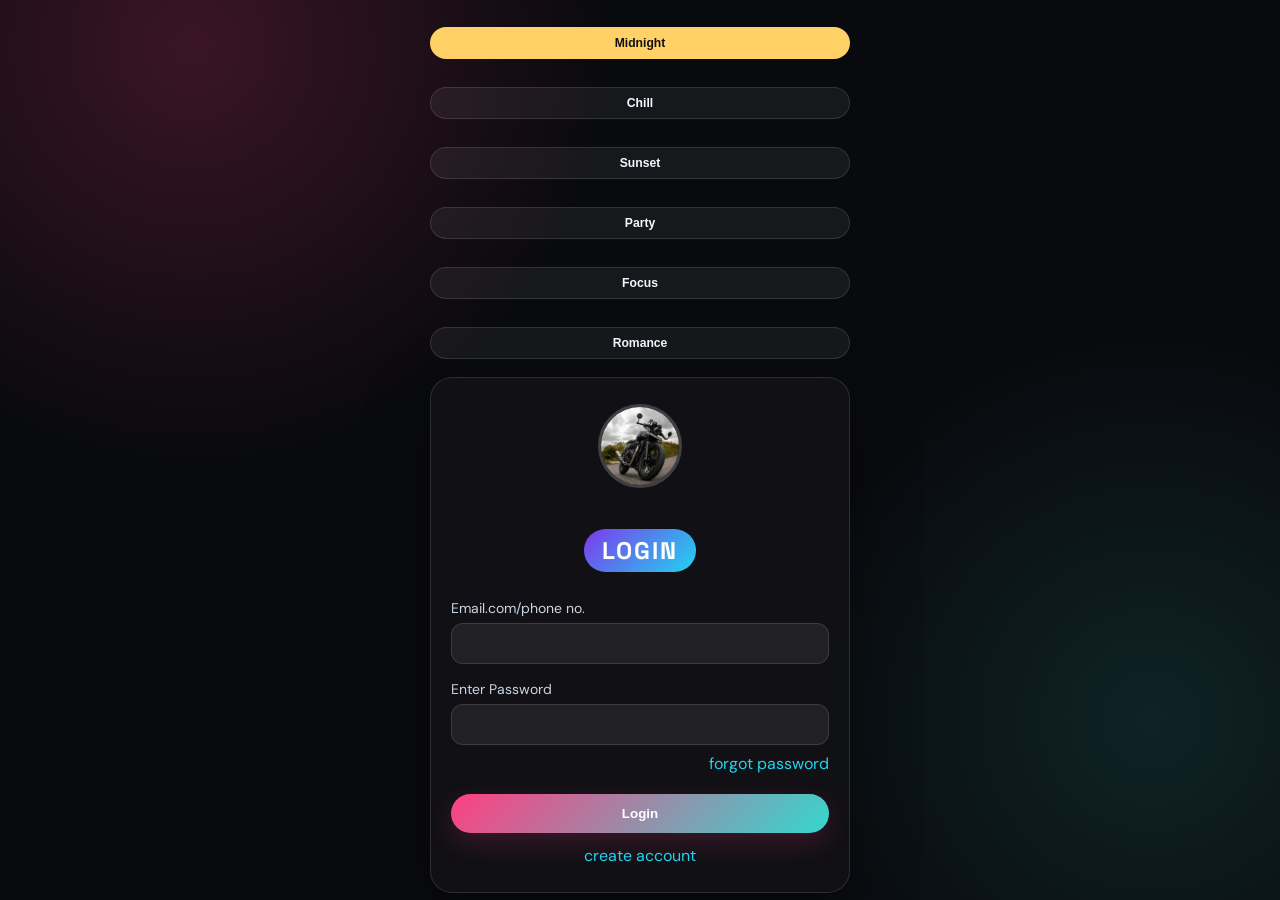
<file: index.html>
<!DOCTYPE html>
<html lang="en">
<head>
  <meta charset="UTF-8">
  <meta name="viewport" content="width=device-width, initial-scale=1.0">
  <meta http-equiv="refresh" content="0; url=login.html">
  <title>NightBeat</title>
</head>
<body>
  <p>Opening NightBeat Login...</p>
  <script>window.location.replace('login.html');</script>
</body>
</html>
</file>
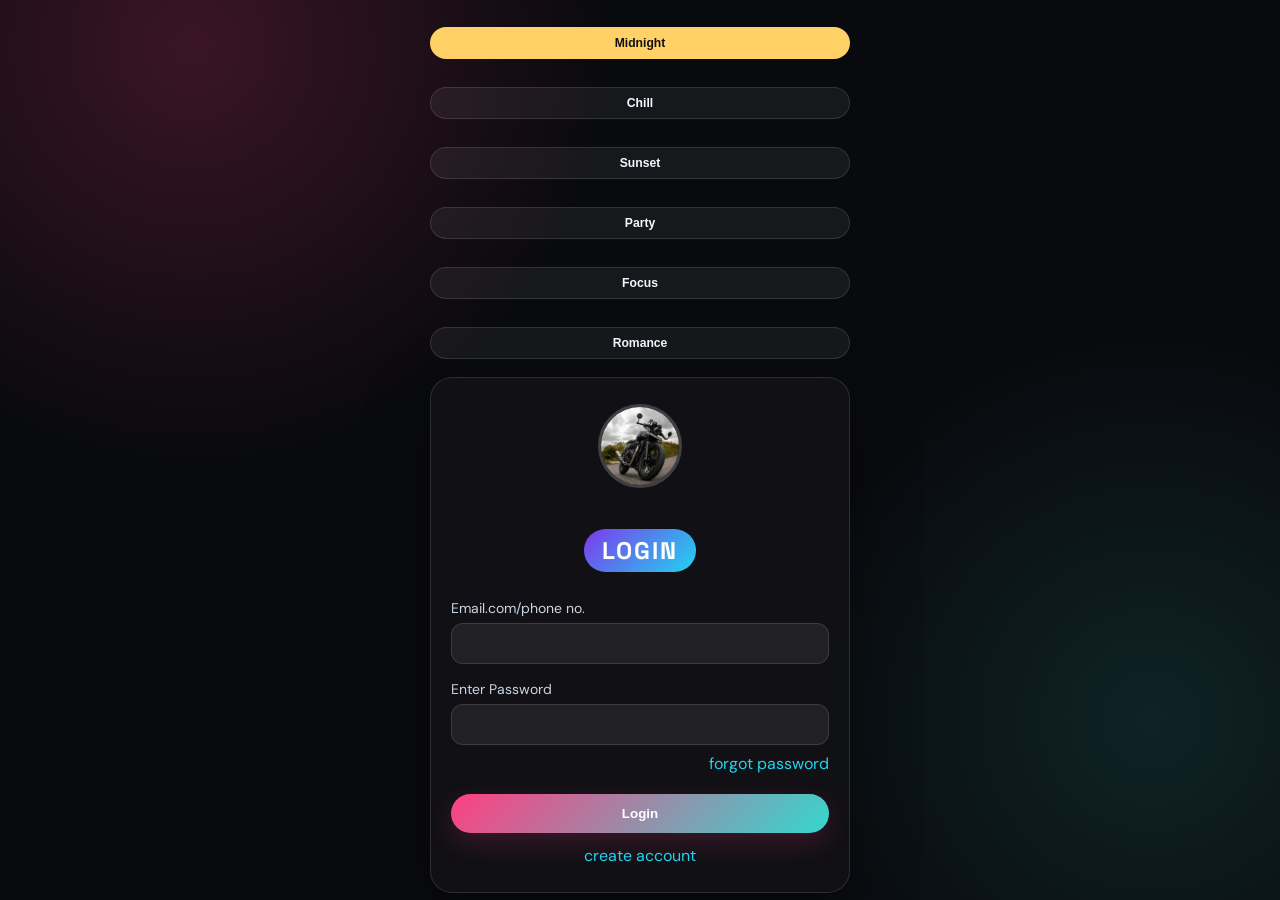
<file: Desktop/25062/music.html/HTML/index.html>
<!DOCTYPE html>
<html lang="en">
<head>
  <meta charset="UTF-8">
  <meta name="viewport" content="width=device-width, initial-scale=1.0">
  <meta http-equiv="refresh" content="0; url=login.html">
  <title>NightBeat</title>
</head>
<body>
  <p>Opening NightBeat Login...</p>
  <script>window.location.replace('login.html');</script>
</body>
</html>
</file>
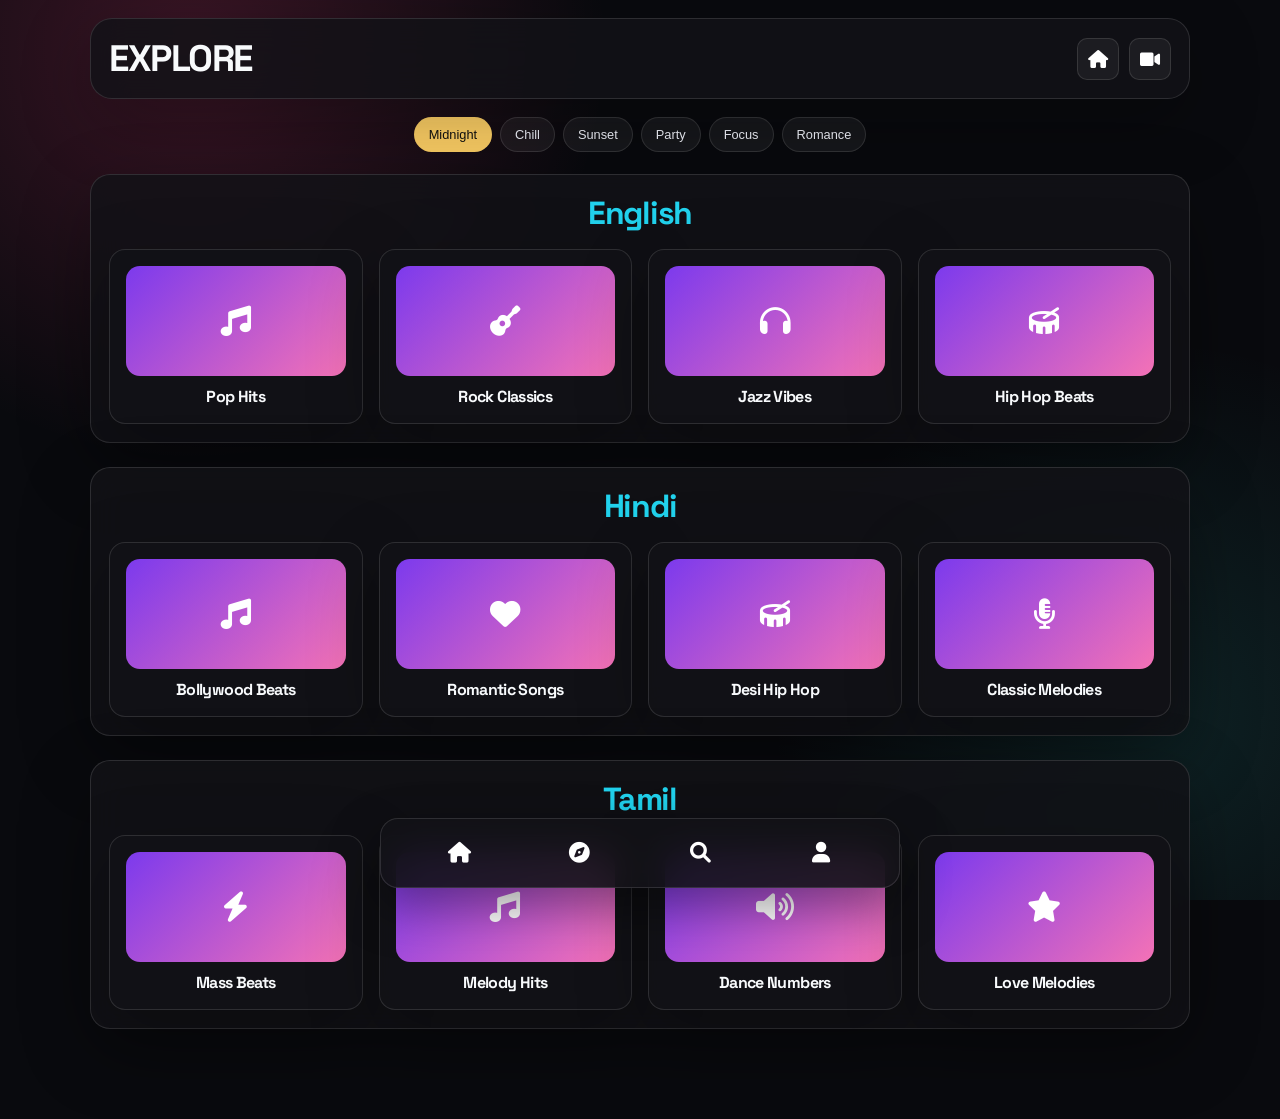
<file: explore.html>
<!DOCTYPE html>
<html lang="en">
<head>
  <meta charset="UTF-8">
  <meta name="viewport" content="width=device-width, initial-scale=1.0">
  <title>NightBeat | Explore</title>
  <link rel="stylesheet" href="https://cdnjs.cloudflare.com/ajax/libs/font-awesome/6.0.0/css/all.min.css">
  <style>
    :root {
      --bg-1: #090d18; --bg-2: #111827; --card: rgba(17,24,39,0.72); --text:#f5f7ff; --muted:#cbd5e1; --accent:#7c3aed; --accent-2:#22d3ee; --accent-3:#f472b6; --border:rgba(255,255,255,0.12);
    }
    body[data-mood="chill"] { --bg-1:#0f172a; --bg-2:#1d3557; --accent:#38bdf8; --accent-2:#a78bfa; --accent-3:#67e8f9; }
    body[data-mood="sunset"] { --bg-1:#2b0b2f; --bg-2:#f97316; --accent:#fb7185; --accent-2:#fbbf24; --accent-3:#f59e0b; }
    body[data-mood="party"] { --bg-1:#130b2a; --bg-2:#7c2d12; --accent:#ec4899; --accent-2:#f59e0b; --accent-3:#a855f7; }
    body[data-mood="focus"] { --bg-1:#0f172a; --bg-2:#164e63; --accent:#14b8a6; --accent-2:#60a5fa; --accent-3:#34d399; }
    body[data-mood="romance"] { --bg-1:#1f1033; --bg-2:#4c1d95; --accent:#f472b6; --accent-2:#c084fc; --accent-3:#fda4af; }
    * { box-sizing: border-box; }
    body {
      margin: 0; min-height: 100vh; font-family: Arial, sans-serif; color: var(--text);
      background: linear-gradient(135deg, rgba(8,12,24,0.78), rgba(15,23,42,0.72)), url('https://images.unsplash.com/photo-1516280440614-37939bbacd81?auto=format&fit=crop&w=1600&q=80') center/cover no-repeat fixed; padding: 18px 16px 90px;
    }
    .page-shell { max-width: 1100px; margin: 0 auto; }
    .topbar, .bottom-nav, .language-block, .card { border: 1px solid var(--border); box-shadow: 0 22px 46px rgba(15,23,42,0.35); }
    .topbar {
      display:flex; justify-content:space-between; align-items:center; padding: 16px 18px; border-radius:18px; background: rgba(17,24,39,0.6); backdrop-filter: blur(12px); margin-bottom: 18px;
    }
    .topbar h1 { margin: 0; font-size: clamp(1.5rem, 3vw, 2.3rem); letter-spacing: 0.08em; text-transform: uppercase; }
    .topbar .actions { display: flex; gap: 10px; }
    .icon-btn {
      width: 42px; height: 42px; border-radius: 10px; border: 1px solid rgba(255,255,255,0.12); background: rgba(255,255,255,0.05); color: white; display:grid; place-items:center; cursor:pointer; font-size:18px;
    }
    .mood-picker { display:flex; flex-wrap:wrap; gap:8px; justify-content:center; margin: 10px 0 22px; }
    .mood-btn {
      border: 1px solid var(--border); border-radius:999px; background: rgba(255,255,255,0.06); color: var(--text); padding: 9px 14px; cursor:pointer; text-transform:capitalize; font-size:0.8rem;
    }
    .mood-btn.active { background: linear-gradient(135deg, var(--accent), var(--accent-2)); border-color: transparent; }
    .explore-section { display: grid; gap: 24px; }
    .language-block { background: rgba(17,24,39,0.58); border-radius: 20px; padding: 18px; }
    .language-name { margin: 0 0 16px; color: var(--accent-2); text-align:center; font-size:2rem; }
    .music-cards { display:grid; grid-template-columns: repeat(auto-fit, minmax(160px, 1fr)); gap: 16px; }
    .card { background: rgba(255,255,255,0.04); border-radius: 16px; padding: 16px; text-align:center; transition: transform 0.2s ease; }
    .card:hover { transform: translateY(-3px); }
    .card .cover {
      width: 100%; height: 110px; border-radius: 14px; margin-bottom: 10px; background: linear-gradient(135deg, var(--accent), var(--accent-3)); display:grid; place-items:center; font-size: 1.9rem; color: white;
    }
    .card h3 { margin: 0; font-size: 1rem; }
    .bottom-nav {
      position: fixed; bottom:12px; left:50%; transform: translateX(-50%); width: min(94vw, 520px); display:flex; justify-content:space-around; align-items:center; background: rgba(15,23,42,0.82); border-radius:18px; padding:12px 18px; backdrop-filter: blur(14px); z-index:10;
    }
    .bottom-nav a { color: white; text-decoration:none; width:44px; height:44px; border-radius:12px; display:grid; place-items:center; font-size:1.3rem; }
    .bottom-nav a:hover { background: rgba(255,255,255,0.08); }
    @media (max-width: 560px) { .music-cards { grid-template-columns: 1fr; } }
  </style>
  <link rel="stylesheet" href="styles.css">
</head>
<body data-mood="midnight">
  <div class="page-shell">
    <header class="topbar">
      <h1>Explore</h1>
      <div class="actions">
        <button class="icon-btn" onclick="window.location.href='home.html'" aria-label="Home"><i class="fas fa-home"></i></button>
        <button class="icon-btn" onclick="window.open('video.html','nightbeat-media')" aria-label="Video"><i class="fas fa-video"></i></button>
      </div>
    </header>

    <div class="mood-picker" aria-label="Mood selector">
      <button class="mood-btn active" data-mood-btn="midnight">midnight</button>
      <button class="mood-btn" data-mood-btn="chill">chill</button>
      <button class="mood-btn" data-mood-btn="sunset">sunset</button>
      <button class="mood-btn" data-mood-btn="party">party</button>
      <button class="mood-btn" data-mood-btn="focus">focus</button>
      <button class="mood-btn" data-mood-btn="romance">romance</button>
    </div>

    <div class="explore-section">
      <div class="language-block">
        <h3 class="language-name">English</h3>
        <div class="music-cards">
          <div class="card"><div class="cover"><i class="fas fa-music"></i></div><h3>Pop Hits</h3></div>
          <div class="card"><div class="cover"><i class="fas fa-guitar"></i></div><h3>Rock Classics</h3></div>
          <div class="card"><div class="cover"><i class="fas fa-headphones"></i></div><h3>Jazz Vibes</h3></div>
          <div class="card"><div class="cover"><i class="fas fa-drum"></i></div><h3>Hip Hop Beats</h3></div>
        </div>
      </div>

      <div class="language-block">
        <h3 class="language-name">Hindi</h3>
        <div class="music-cards">
          <div class="card"><div class="cover"><i class="fas fa-music"></i></div><h3>Bollywood Beats</h3></div>
          <div class="card"><div class="cover"><i class="fas fa-heart"></i></div><h3>Romantic Songs</h3></div>
          <div class="card"><div class="cover"><i class="fas fa-drum"></i></div><h3>Desi Hip Hop</h3></div>
          <div class="card"><div class="cover"><i class="fas fa-microphone-alt"></i></div><h3>Classic Melodies</h3></div>
        </div>
      </div>

      <div class="language-block">
        <h3 class="language-name">Tamil</h3>
        <div class="music-cards">
          <div class="card"><div class="cover"><i class="fas fa-bolt"></i></div><h3>Mass Beats</h3></div>
          <div class="card"><div class="cover"><i class="fas fa-music"></i></div><h3>Melody Hits</h3></div>
          <div class="card"><div class="cover"><i class="fas fa-volume-up"></i></div><h3>Dance Numbers</h3></div>
          <div class="card"><div class="cover"><i class="fas fa-star"></i></div><h3>Love Melodies</h3></div>
        </div>
      </div>
    </div>
  </div>

  <nav class="bottom-nav" aria-label="Main navigation">
    <a href="home.html" aria-label="Home"><i class="fas fa-home"></i></a>
    <a href="explore.html" aria-label="Explore"><i class="fas fa-compass"></i></a>
    <a href="search.html" aria-label="Search"><i class="fas fa-search"></i></a>
    <a href="profile.html" aria-label="Profile"><i class="fas fa-user"></i></a>
  </nav>

  <script>
    function applyMood(moodKey) {
      const selectedMood = moodKey || 'midnight';
      document.body.setAttribute('data-mood', selectedMood);
      document.querySelectorAll('.mood-btn').forEach(button => {
        button.classList.toggle('active', button.dataset.moodBtn === selectedMood);
      });
      localStorage.setItem('musicMood', selectedMood);
    }
    document.querySelectorAll('.mood-btn').forEach(button => {
      button.addEventListener('click', () => applyMood(button.dataset.moodBtn));
    });
    const savedMood = localStorage.getItem('musicMood') || 'midnight';
    applyMood(savedMood);
  </script>
</body>
</html>
</file>
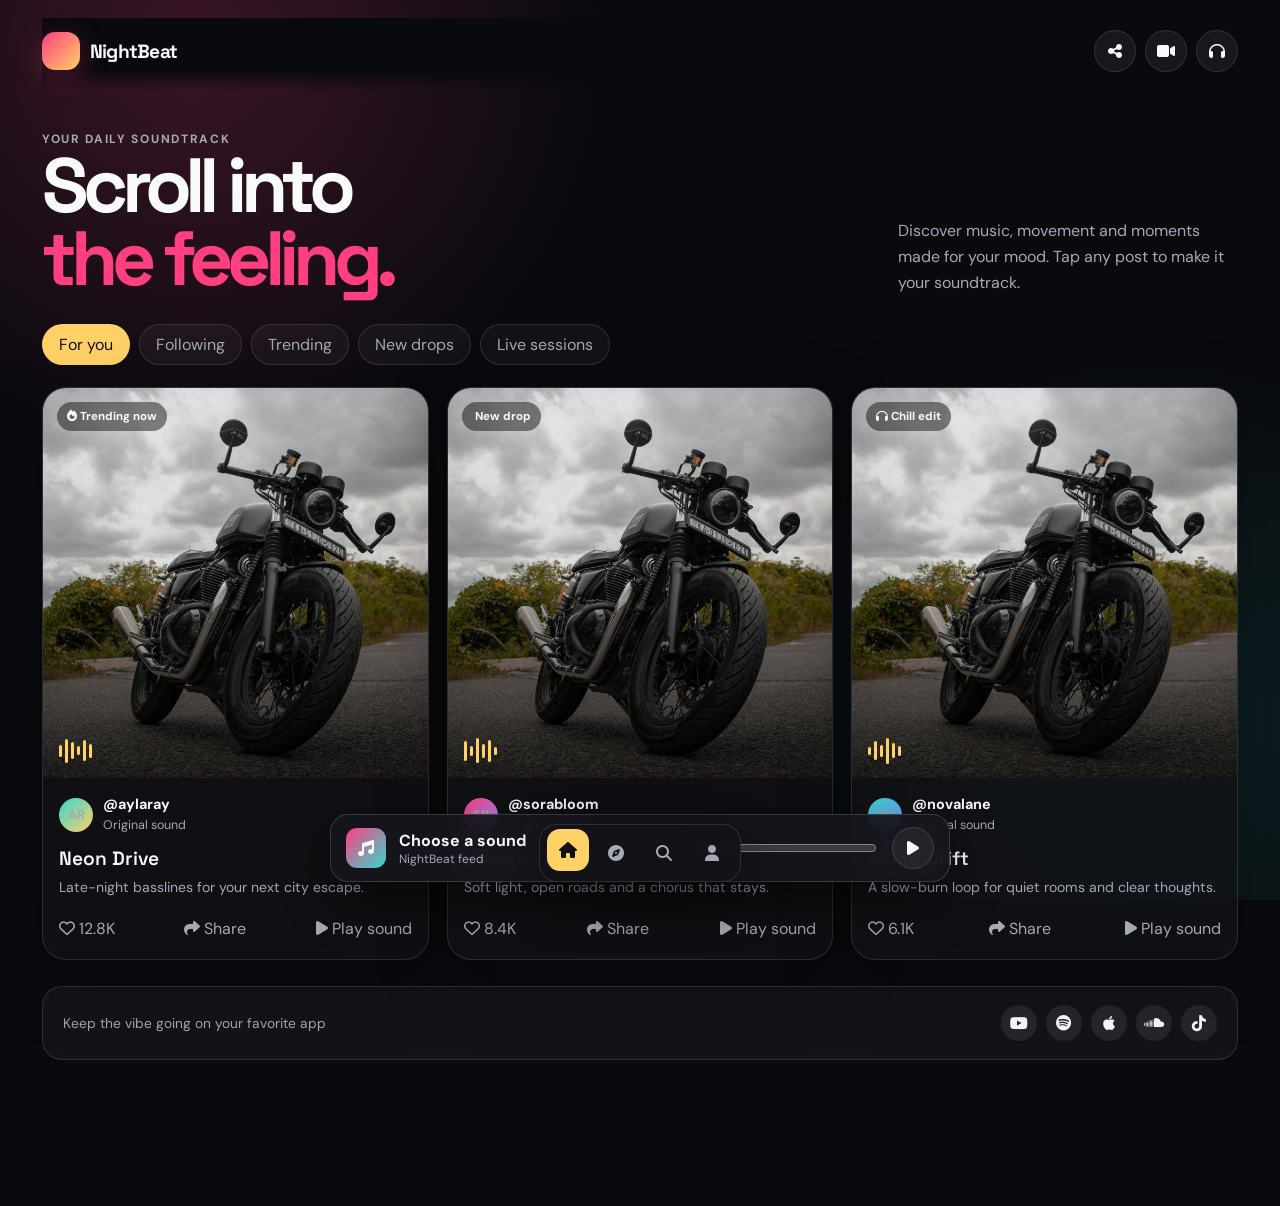
<file: home.html>
<!DOCTYPE html>
<html lang="en">
<head>
  <meta charset="UTF-8">
  <meta name="viewport" content="width=device-width, initial-scale=1.0">
  <meta name="theme-color" content="#101010">
  <title>NightBeat | For You</title>
  <link rel="preconnect" href="https://fonts.googleapis.com">
  <link rel="preconnect" href="https://fonts.gstatic.com" crossorigin>
  <link href="https://fonts.googleapis.com/css2?family=DM+Sans:wght@400;500;700&family=Space+Grotesk:wght@500;600;700&display=swap" rel="stylesheet">
  <link rel="stylesheet" href="https://cdnjs.cloudflare.com/ajax/libs/font-awesome/6.5.2/css/all.min.css">
  <style>
    :root { --ink:#f8fafc; --soft:#a5a8b6; --line:rgba(255,255,255,.12); --panel:rgba(18,18,23,.78); --pink:#ff3f81; --cyan:#35d7cf; --yellow:#ffd166; }
    * { box-sizing:border-box; }
    html { scroll-behavior:smooth; }
    body { margin:0; min-height:100vh; color:var(--ink); background:#090a0e; font-family:'DM Sans',sans-serif; overflow-x:hidden; }
    body::before { content:""; position:fixed; inset:0; z-index:-2; background:radial-gradient(circle at 15% 5%,rgba(255,63,129,.2),transparent 30%),radial-gradient(circle at 90% 80%,rgba(53,215,207,.12),transparent 28%),#090a0e; }
    button, a { font:inherit; } button { color:inherit; }
    .app { width:min(100%,1240px); margin:auto; padding:18px 22px 120px; }
    .topbar { display:flex; align-items:center; justify-content:space-between; gap:18px; position:sticky; top:0; z-index:20; padding:12px 0 18px; background:linear-gradient(#090a0e 72%,transparent); }
    .brand { display:flex; align-items:center; gap:10px; color:var(--ink); text-decoration:none; }
    .brand-mark { display:grid; place-items:center; width:38px; height:38px; border-radius:13px; color:#111; background:linear-gradient(135deg,var(--pink),var(--yellow)); box-shadow:0 8px 28px rgba(255,63,129,.3); }
    .brand strong { font:700 1.2rem 'Space Grotesk',sans-serif; letter-spacing:-.04em; }
    .top-actions,.post-tools,.platforms { display:flex; align-items:center; gap:9px; }
    .icon-btn { display:grid; place-items:center; width:42px; height:42px; border:1px solid var(--line); border-radius:50%; background:rgba(255,255,255,.06); cursor:pointer; transition:.25s ease; }
    .icon-btn:hover { background:var(--pink); transform:translateY(-3px) rotate(-4deg); }
    .intro { display:flex; align-items:end; justify-content:space-between; gap:20px; padding:40px 0 26px; animation:rise .7s ease both; }
    .kicker { margin:0 0 10px; color:var(--cyan); font-size:.75rem; font-weight:700; letter-spacing:.14em; text-transform:uppercase; }
    h1 { margin:0; max-width:650px; font:700 clamp(2.4rem,6vw,5.6rem)/.95 'Space Grotesk',sans-serif; letter-spacing:-.08em; }
    .intro p { max-width:340px; margin:0; color:var(--soft); line-height:1.6; }
    .filter-row { display:flex; gap:9px; overflow:auto; padding:3px 0 22px; scrollbar-width:none; }
    .filter-row::-webkit-scrollbar { display:none; }
    .filter { flex:0 0 auto; border:1px solid var(--line); border-radius:999px; padding:9px 16px; color:var(--soft); background:rgba(255,255,255,.04); cursor:pointer; transition:.2s; }
    .filter.active,.filter:hover { color:#111; border-color:transparent; background:var(--yellow); }
    .feed { display:grid; grid-template-columns:repeat(3,minmax(0,1fr)); gap:18px; }
    .post { position:relative; min-height:570px; overflow:hidden; border:1px solid var(--line); border-radius:24px; background:var(--panel); box-shadow:0 22px 70px rgba(0,0,0,.25); animation:rise .7s ease both; }
    .post:nth-child(2) { animation-delay:.1s; } .post:nth-child(3) { animation-delay:.2s; }
    .post-media { position:relative; height:390px; overflow:hidden; background:#1a1b22; cursor:pointer; }
    .post-media video { width:100%; height:100%; object-fit:cover; display:block; opacity:.88; transition:transform .6s ease; }
    .post:hover video { transform:scale(1.04); }
    .post-media::after { content:""; position:absolute; inset:0; pointer-events:none; background:linear-gradient(transparent 45%,rgba(0,0,0,.72)); }
    .media-label { position:absolute; top:14px; left:14px; z-index:2; padding:7px 10px; border-radius:999px; background:rgba(0,0,0,.45); backdrop-filter:blur(10px); font-size:.72rem; font-weight:700; }
    .sound-wave { position:absolute; left:16px; bottom:15px; z-index:2; display:flex; align-items:center; gap:3px; height:25px; }
    .sound-wave i { width:3px; height:var(--h); border-radius:3px; background:var(--yellow); animation:pulse .9s ease-in-out infinite alternate; }
    .sound-wave i:nth-child(2n) { animation-delay:.2s; } .sound-wave i:nth-child(3n) { animation-delay:.4s; }
    .post-copy { padding:17px 16px 15px; }
    .creator { display:flex; align-items:center; gap:10px; margin-bottom:12px; }
    .avatar { display:grid; place-items:center; width:34px; height:34px; border-radius:50%; color:#111; font-weight:700; background:linear-gradient(135deg,var(--cyan),var(--yellow)); }
    .creator strong { display:block; font-size:.9rem; } .creator span { color:var(--soft); font-size:.78rem; }
    .post h2 { margin:0 0 6px; font:600 1.2rem 'Space Grotesk',sans-serif; }
    .post-copy p { margin:0; color:var(--soft); font-size:.88rem; line-height:1.45; }
    .post-tools { justify-content:space-between; margin-top:15px; }
    .tool { border:0; padding:5px 0; background:none; cursor:pointer; color:var(--soft); } .tool:hover,.tool.liked { color:var(--pink); }
    .platform-strip { display:flex; align-items:center; justify-content:space-between; gap:16px; margin:26px 0; padding:18px 20px; border:1px solid var(--line); border-radius:20px; background:rgba(255,255,255,.045); }
    .platform-strip p { margin:0; color:var(--soft); font-size:.86rem; } .platforms a { display:grid; place-items:center; width:36px; height:36px; border-radius:50%; color:var(--ink); text-decoration:none; background:rgba(255,255,255,.08); transition:.2s; } .platforms a:hover { color:#111; background:var(--yellow); transform:translateY(-3px); }
    .player { position:fixed; left:50%; bottom:18px; z-index:30; display:flex; align-items:center; gap:13px; width:min(calc(100% - 28px),620px); padding:12px 15px; border:1px solid rgba(255,255,255,.15); border-radius:18px; background:rgba(22,22,28,.9); box-shadow:0 18px 50px rgba(0,0,0,.45); backdrop-filter:blur(18px); transform:translateX(-50%); }
    .player-art { width:40px; height:40px; border-radius:11px; background:linear-gradient(135deg,var(--pink),var(--cyan)); display:grid; place-items:center; }
    .player-info { flex:1; min-width:0; } .player-info strong,.player-info span { display:block; overflow:hidden; text-overflow:ellipsis; white-space:nowrap; } .player-info span { color:var(--soft); font-size:.75rem; }
    .progress { flex:0 1 180px; accent-color:var(--pink); }
    .page-nav { position:fixed; left:50%; bottom:18px; z-index:31; display:flex; align-items:center; gap:6px; padding:7px; border:1px solid var(--line); border-radius:18px; background:rgba(18,18,23,.9); box-shadow:0 18px 50px rgba(0,0,0,.4); backdrop-filter:blur(18px); transform:translateX(-50%); }
    .page-nav a { display:grid; place-items:center; width:42px; height:42px; border-radius:13px; color:var(--soft); text-decoration:none; transition:.2s ease; }
    .page-nav a:hover,.page-nav a.active { color:#111; background:var(--yellow); transform:translateY(-3px); }
    .page-nav a span { position:absolute; width:1px; height:1px; overflow:hidden; clip:rect(0 0 0 0); }
    .toast,.modal { position:fixed; inset:0; z-index:50; display:none; place-items:center; padding:20px; background:rgba(0,0,0,.68); backdrop-filter:blur(8px); }
    .toast { inset:auto 20px 92px auto; width:max-content; padding:13px 17px; border:1px solid var(--line); border-radius:12px; background:#20212b; color:var(--ink); }
    .modal.open { display:grid; } .dialog { width:min(100%,430px); padding:28px; border:1px solid var(--line); border-radius:24px; background:#171820; animation:pop .25s ease both; } .dialog h2 { margin:0 0 8px; font:600 1.6rem 'Space Grotesk',sans-serif; } .dialog p { color:var(--soft); line-height:1.5; } .dialog-actions { display:flex; gap:10px; margin-top:20px; } .dialog-actions button { flex:1; padding:11px 15px; border:0; border-radius:12px; cursor:pointer; background:var(--yellow); color:#111; font-weight:700; } .dialog-actions button.secondary { color:var(--ink); background:rgba(255,255,255,.08); }
    @keyframes rise { from { opacity:0; transform:translateY(18px); } to { opacity:1; transform:none; } } @keyframes pop { from { opacity:0; transform:scale(.94); } to { opacity:1; transform:none; } } @keyframes pulse { to { transform:scaleY(.45); opacity:.55; } }
    @media (max-width:850px) { .feed { grid-template-columns:repeat(2,minmax(0,1fr)); } .intro { display:block; } .intro p { margin-top:16px; } }
    @media (max-width:600px) { .app { padding-inline:14px; } .feed { display:block; } .post { margin-bottom:18px; min-height:0; } .post-media { height:64vh; max-height:510px; } .platform-strip { align-items:flex-start; flex-direction:column; } .player { bottom:10px; } .progress { display:none; } }
  </style>
</head>
<body>
  <main class="app">
    <header class="topbar">
      <a class="brand" href="home.html"><span class="brand-mark"><i class="fas fa-waveform-lines"></i></span><strong>NightBeat</strong></a>
      <div class="top-actions">
        <button class="icon-btn" type="button" data-modal="shareModal" aria-label="Share NightBeat"><i class="fas fa-share-nodes"></i></button>
        <button class="icon-btn" type="button" onclick="window.open('video.html','nightbeat-media')" aria-label="Open video room"><i class="fas fa-video"></i></button>
        <button class="icon-btn" type="button" onclick="window.open('audio.html','nightbeat-media')" aria-label="Open audio room"><i class="fas fa-headphones"></i></button>
      </div>
    </header>
    <section class="intro"><div><p class="kicker">Your daily soundtrack</p><h1>Scroll into<br><span style="color:var(--pink)">the feeling.</span></h1></div><p>Discover music, movement and moments made for your mood. Tap any post to make it your soundtrack.</p></section>
    <nav class="filter-row" aria-label="Feed filters"><button class="filter active">For you</button><button class="filter">Following</button><button class="filter">Trending</button><button class="filter">New drops</button><button class="filter">Live sessions</button></nav>
    <section class="feed" aria-label="Music video feed">
      <article class="post" data-title="Neon Drive" data-artist="Ayla Ray"><div class="post-media"><span class="media-label"><i class="fas fa-fire"></i> Trending now</span><video loop playsinline preload="metadata" poster="img.jpg"><source src="https://interactive-examples.mdn.mozilla.net/media/cc0-videos/flower.mp4" type="video/mp4"></video><div class="sound-wave" aria-hidden="true"><i style="--h:12px"></i><i style="--h:24px"></i><i style="--h:17px"></i><i style="--h:9px"></i><i style="--h:21px"></i><i style="--h:14px"></i></div></div><div class="post-copy"><div class="creator"><span class="avatar">AR</span><div><strong>@aylaray</strong><span>Original sound</span></div></div><h2>Neon Drive</h2><p>Late-night basslines for your next city escape.</p><div class="post-tools"><button class="tool like-btn"><i class="far fa-heart"></i> <span>12.8K</span></button><button class="tool share-btn"><i class="fas fa-share"></i> Share</button><button class="tool play-btn"><i class="fas fa-play"></i> Play sound</button></div></div></article>
      <article class="post" data-title="Golden Hour" data-artist="Sora Bloom"><div class="post-media"><span class="media-label"><i class="fas fa-sparkles"></i> New drop</span><video loop playsinline preload="metadata" poster="img.jpg"><source src="https://www.w3schools.com/html/mov_bbb.mp4" type="video/mp4"></video><div class="sound-wave" aria-hidden="true"><i style="--h:20px"></i><i style="--h:10px"></i><i style="--h:25px"></i><i style="--h:14px"></i><i style="--h:22px"></i><i style="--h:8px"></i></div></div><div class="post-copy"><div class="creator"><span class="avatar" style="background:linear-gradient(135deg,var(--pink),#9b8cff)">SB</span><div><strong>@sorabloom</strong><span>Original sound</span></div></div><h2>Golden Hour</h2><p>Soft light, open roads and a chorus that stays.</p><div class="post-tools"><button class="tool like-btn"><i class="far fa-heart"></i> <span>8.4K</span></button><button class="tool share-btn"><i class="fas fa-share"></i> Share</button><button class="tool play-btn"><i class="fas fa-play"></i> Play sound</button></div></div></article>
      <article class="post" data-title="Cloud Drift" data-artist="Nova Lane"><div class="post-media"><span class="media-label"><i class="fas fa-headphones"></i> Chill edit</span><video loop playsinline preload="metadata" poster="img.jpg"><source src="https://interactive-examples.mdn.mozilla.net/media/cc0-videos/flower.mp4" type="video/mp4"></video><div class="sound-wave" aria-hidden="true"><i style="--h:8px"></i><i style="--h:19px"></i><i style="--h:12px"></i><i style="--h:26px"></i><i style="--h:15px"></i><i style="--h:10px"></i></div></div><div class="post-copy"><div class="creator"><span class="avatar" style="background:linear-gradient(135deg,var(--cyan),#8093ff)">NL</span><div><strong>@novalane</strong><span>Original sound</span></div></div><h2>Cloud Drift</h2><p>A slow-burn loop for quiet rooms and clear thoughts.</p><div class="post-tools"><button class="tool like-btn"><i class="far fa-heart"></i> <span>6.1K</span></button><button class="tool share-btn"><i class="fas fa-share"></i> Share</button><button class="tool play-btn"><i class="fas fa-play"></i> Play sound</button></div></div></article>
    </section>
    <section class="platform-strip"><p>Keep the vibe going on your favorite app</p><div class="platforms"><a href="https://www.youtube.com/" target="_blank" rel="noopener" title="YouTube"><i class="fab fa-youtube"></i></a><a href="https://open.spotify.com/" target="_blank" rel="noopener" title="Spotify"><i class="fab fa-spotify"></i></a><a href="https://music.apple.com/" target="_blank" rel="noopener" title="Apple Music"><i class="fab fa-apple"></i></a><a href="https://soundcloud.com/" target="_blank" rel="noopener" title="SoundCloud"><i class="fab fa-soundcloud"></i></a><a href="https://www.tiktok.com/music" target="_blank" rel="noopener" title="TikTok Music"><i class="fab fa-tiktok"></i></a></div></section>
  </main>
  <nav class="page-nav" aria-label="Page navigation">
    <a class="active" href="home.html" aria-label="Home" title="Home"><i class="fas fa-house"></i><span>Home</span></a>
    <a href="explore.html" aria-label="Explore" title="Explore"><i class="fas fa-compass"></i><span>Explore</span></a>
    <a href="search.html" aria-label="Search" title="Search"><i class="fas fa-magnifying-glass"></i><span>Search</span></a>
    <a href="profile.html" aria-label="Profile" title="Profile"><i class="fas fa-user"></i><span>Profile</span></a>
  </nav>
  <aside class="player" aria-label="Music player"><div class="player-art"><i class="fas fa-music"></i></div><div class="player-info"><strong id="playerTitle">Choose a sound</strong><span id="playerArtist">NightBeat feed</span></div><input class="progress" id="progress" type="range" min="0" max="100" value="0" aria-label="Playback progress"><button class="icon-btn" id="mainPlay" type="button" aria-label="Play or pause"><i class="fas fa-play"></i></button></aside>
  <div class="modal" id="shareModal" role="dialog" aria-modal="true" aria-labelledby="shareTitle"><div class="dialog"><h2 id="shareTitle">Share the vibe</h2><p>Send this NightBeat feed to someone who needs a better soundtrack.</p><div class="dialog-actions"><button id="copyButton" type="button">Copy link</button><button class="secondary close-modal" type="button">Close</button></div></div></div>
  <div class="toast" id="toast" role="status"></div>
  <script>
    const posts = [...document.querySelectorAll('.post')];
    const videos = posts.map(post => post.querySelector('video'));
    const playerTitle = document.getElementById('playerTitle');
    const playerArtist = document.getElementById('playerArtist');
    const mainPlay = document.getElementById('mainPlay');
    let activeVideo = null;
    function showToast(message) { const toast = document.getElementById('toast'); toast.textContent = message; toast.style.display = 'grid'; setTimeout(() => { toast.style.display = 'none'; }, 1800); }
    function setActive(video, post) { videos.forEach(item => { if (item !== video) { item.pause(); item.currentTime = 0; } }); activeVideo = video; playerTitle.textContent = post.dataset.title; playerArtist.textContent = post.dataset.artist; video.play().then(() => { mainPlay.innerHTML = '<i class="fas fa-pause"></i>'; }).catch(() => { mainPlay.innerHTML = '<i class="fas fa-play"></i>'; showToast('Tap play to start the sound'); }); }
    posts.forEach(post => { const video = post.querySelector('video'); post.querySelector('.post-media').addEventListener('click', () => setActive(video, post)); post.querySelector('.play-btn').addEventListener('click', () => setActive(video, post)); post.querySelector('.like-btn').addEventListener('click', event => { event.currentTarget.classList.toggle('liked'); event.currentTarget.querySelector('i').classList.toggle('far'); event.currentTarget.querySelector('i').classList.toggle('fas'); }); post.querySelector('.share-btn').addEventListener('click', () => { navigator.clipboard?.writeText(location.href); showToast('Feed link copied'); }); });
    mainPlay.addEventListener('click', () => { if (!activeVideo) { setActive(videos[0], posts[0]); return; } if (activeVideo.paused) { activeVideo.play(); mainPlay.innerHTML = '<i class="fas fa-pause"></i>'; } else { activeVideo.pause(); mainPlay.innerHTML = '<i class="fas fa-play"></i>'; } });
    videos.forEach(video => video.addEventListener('timeupdate', () => { if (video === activeVideo) document.getElementById('progress').value = video.duration ? video.currentTime / video.duration * 100 : 0; }));
    document.getElementById('progress').addEventListener('input', event => { if (activeVideo?.duration) activeVideo.currentTime = event.target.value / 100 * activeVideo.duration; });
    document.querySelectorAll('.filter').forEach(button => button.addEventListener('click', () => { document.querySelectorAll('.filter').forEach(item => item.classList.remove('active')); button.classList.add('active'); showToast(button.textContent + ' feed selected'); }));
    document.querySelectorAll('[data-modal]').forEach(button => button.addEventListener('click', () => document.getElementById(button.dataset.modal).classList.add('open')));
    document.querySelectorAll('.close-modal').forEach(button => button.addEventListener('click', () => button.closest('.modal').classList.remove('open')));
    document.getElementById('copyButton').addEventListener('click', () => { navigator.clipboard?.writeText(location.href); showToast('Link copied to clipboard'); document.getElementById('shareModal').classList.remove('open'); });
    document.querySelectorAll('.modal').forEach(modal => modal.addEventListener('click', event => { if (event.target === modal) modal.classList.remove('open'); }));
  </script>
</body>
</html>
</file>
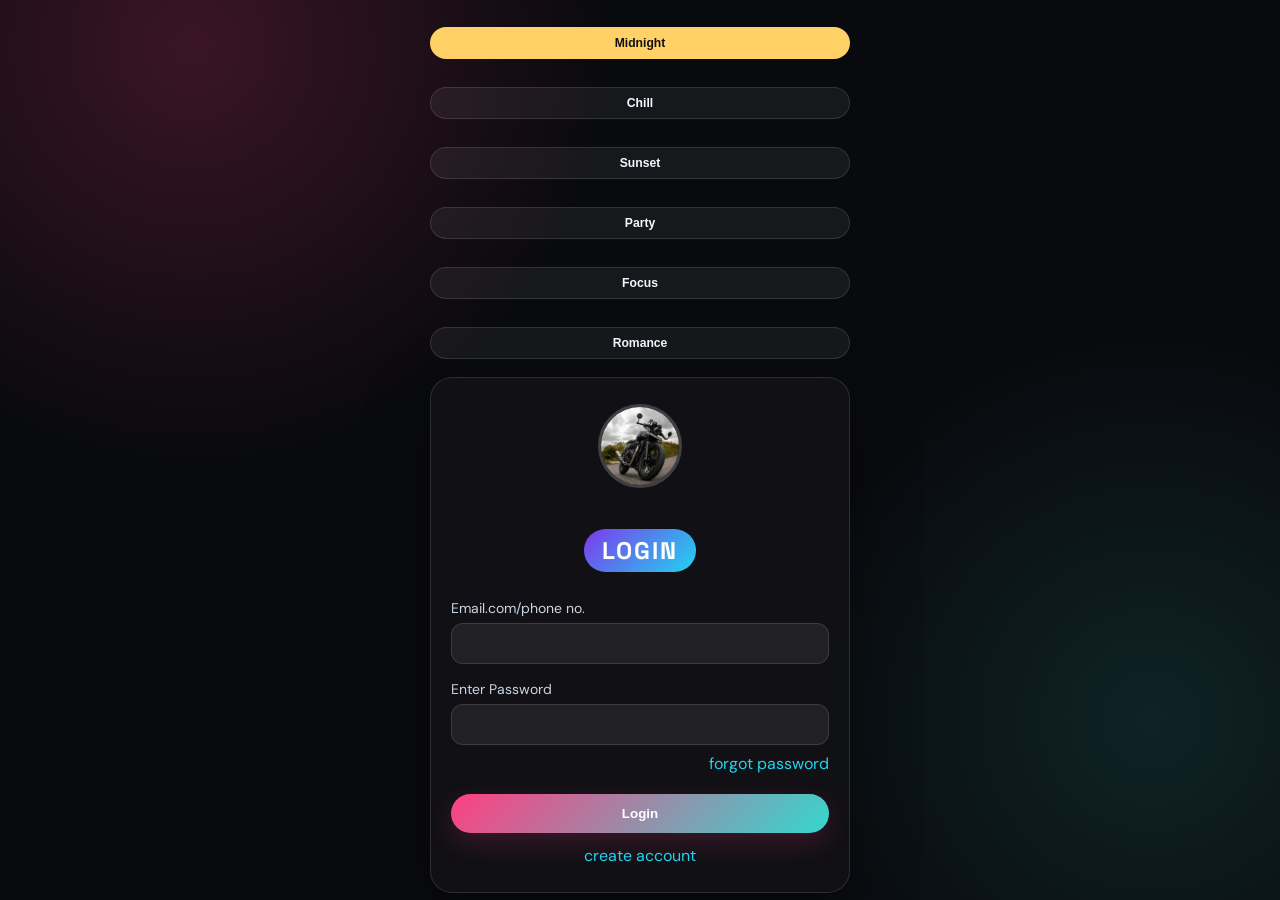
<file: login.html>
<!DOCTYPE html>
<html lang="en">
<head>
  <meta charset="UTF-8" />
  <meta name="viewport" content="width=device-width, initial-scale=1.0"/>
  <title>NightBeat | Login</title>
  <link rel="stylesheet" href="https://cdnjs.cloudflare.com/ajax/libs/font-awesome/6.0.0/css/all.min.css" />
  <style>
    :root {
      --bg-1: #090d18; --bg-2: #111827; --card: rgba(17,24,39,0.72); --text:#f5f7ff; --muted:#cbd5e1; --accent:#7c3aed; --accent-2:#22d3ee; --accent-3:#f472b6; --border:rgba(255,255,255,0.12);
    }
    body[data-mood="chill"] { --bg-1:#0f172a; --bg-2:#1d3557; --accent:#38bdf8; --accent-2:#a78bfa; --accent-3:#67e8f9; }
    body[data-mood="sunset"] { --bg-1:#2b0b2f; --bg-2:#f97316; --accent:#fb7185; --accent-2:#fbbf24; --accent-3:#f59e0b; }
    body[data-mood="party"] { --bg-1:#130b2a; --bg-2:#7c2d12; --accent:#ec4899; --accent-2:#f59e0b; --accent-3:#a855f7; }
    body[data-mood="focus"] { --bg-1:#0f172a; --bg-2:#164e63; --accent:#14b8a6; --accent-2:#60a5fa; --accent-3:#34d399; }
    body[data-mood="romance"] { --bg-1:#1f1033; --bg-2:#4c1d95; --accent:#f472b6; --accent-2:#c084fc; --accent-3:#fda4af; }
    * { box-sizing: border-box; }
    body {
      margin: 0; padding: 0; font-family: 'Segoe UI', sans-serif; color: var(--text);
      background: linear-gradient(135deg, rgba(8,12,24,0.8), rgba(15,23,42,0.72)), url('https://images.unsplash.com/photo-1516280440614-37939bbacd81?auto=format&fit=crop&w=1600&q=80') center/cover no-repeat fixed; min-height:100vh; display:flex; justify-content:center; align-items:center;
    }
    .container { width: min(90vw, 420px); }
    .login-box {
      background: rgba(17,24,39,0.72); border:1px solid var(--border); border-radius:22px; box-shadow: 0 22px 46px rgba(15,23,42,0.35); padding: 26px 20px; text-align:center; backdrop-filter: blur(10px);
    }
    .profile-icon { width: 84px; height:84px; border-radius:50%; object-fit:cover; border:3px solid rgba(255,255,255,0.2); }
    .highlight { display:inline-block; background: linear-gradient(135deg, var(--accent), var(--accent-2)); color:#fff; padding: 6px 18px; border-radius: 999px; letter-spacing: 0.08em; margin: 16px 0 8px; }
    label { display:block; text-align:left; margin-top:16px; font-size:14px; color: var(--muted); }
    input { width:100%; padding: 12px 14px; margin-top:6px; border:none; border-radius:12px; background:#111827; color:#fff; border:1px solid rgba(255,255,255,0.08); }
    .forgot { text-align:right; margin-top:8px; }
    .forgot a, .signup a { color: var(--accent-2); text-decoration:none; }
    button {
      width:100%; padding: 12px; margin-top: 20px; border:none; border-radius:20px; background: linear-gradient(135deg, var(--accent), var(--accent-2)); color:white; cursor:pointer; font-weight:700;
    }
    .signup { margin-top:12px; }
    .mood-picker { display:flex; flex-wrap:wrap; gap:8px; justify-content:center; margin-bottom: 18px; }
    .mood-btn { border:1px solid var(--border); border-radius:999px; background: rgba(255,255,255,0.06); color: var(--text); padding: 8px 12px; cursor:pointer; text-transform:capitalize; font-size:0.76rem; }
    .mood-btn.active { background: linear-gradient(135deg, var(--accent), var(--accent-2)); border-color: transparent; }
  </style>
  <link rel="stylesheet" href="styles.css">
</head>
<body data-mood="midnight">
  <div class="container">
    <div class="mood-picker" aria-label="Mood selector">
      <button class="mood-btn active" data-mood-btn="midnight">midnight</button>
      <button class="mood-btn" data-mood-btn="chill">chill</button>
      <button class="mood-btn" data-mood-btn="sunset">sunset</button>
      <button class="mood-btn" data-mood-btn="party">party</button>
      <button class="mood-btn" data-mood-btn="focus">focus</button>
      <button class="mood-btn" data-mood-btn="romance">romance</button>
    </div>

    <div class="login-box">
      <img src="img.jpg" alt="profile" class="profile-icon">
      <h2><span class="highlight">LOGIN</span></h2>
      <form>
        <label>Email.com/phone no.</label>
        <input type="text" placeholder="" />

        <label>Enter Password</label>
        <input type="password" placeholder="" />

        <div class="forgot"><a href="#">forgot password</a></div>
        <button type="submit">Login</button>
        <div class="signup"><a href="#">create account</a></div>
      </form>
    </div>
  </div>

  <script>
    function applyMood(moodKey) {
      const selectedMood = moodKey || 'midnight';
      document.body.setAttribute('data-mood', selectedMood);
      document.querySelectorAll('.mood-btn').forEach(button => {
        button.classList.toggle('active', button.dataset.moodBtn === selectedMood);
      });
      localStorage.setItem('musicMood', selectedMood);
    }
    document.querySelectorAll('.mood-btn').forEach(button => {
      button.addEventListener('click', () => applyMood(button.dataset.moodBtn));
    });
    applyMood(localStorage.getItem('musicMood') || 'midnight');
    document.querySelector('form').addEventListener('submit', function(event) {
      event.preventDefault();
      window.location.href = 'home.html';
    });
  </script>
</body>
</html>
</file>
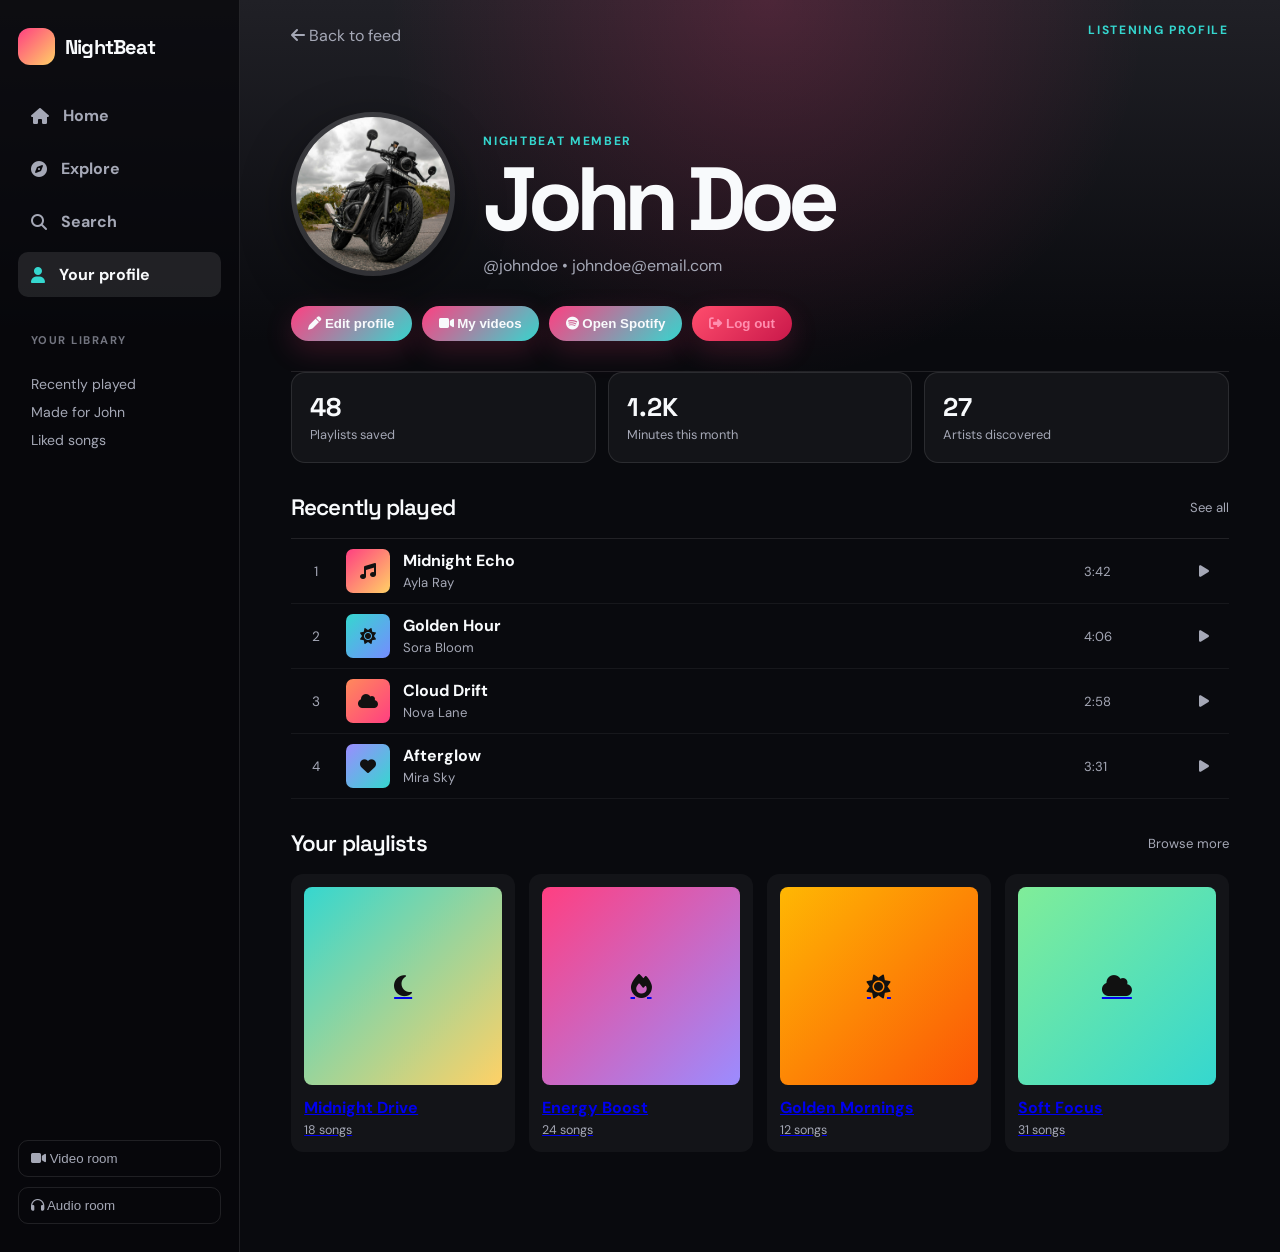
<file: profile.html>
<!DOCTYPE html>
<html lang="en">
<head>
  <meta charset="UTF-8">
  <meta name="viewport" content="width=device-width, initial-scale=1.0">
  <title>NightBeat | Profile</title>
  <link rel="stylesheet" href="https://cdnjs.cloudflare.com/ajax/libs/font-awesome/6.5.2/css/all.min.css">
  <link rel="stylesheet" href="styles.css">
  <style>
    :root { --green:#35d7cf; --pink:#ff3f81; --ink:#f8fafc; --soft:#a5a8b6; --line:rgba(255,255,255,.1); }
    * { box-sizing:border-box; }
    body { margin:0; min-height:100vh; color:var(--ink); background:#090a0e; font-family:'DM Sans',sans-serif; }
    body::before { content:''; position:fixed; inset:0; z-index:-1; background:radial-gradient(circle at 60% 0%,rgba(255,63,129,.2),transparent 32%),linear-gradient(180deg,#202026 0,#090a0e 38%); }
    .spotify-app { display:grid; grid-template-columns:240px minmax(0,1fr); min-height:100vh; }
    .sidebar { display:flex; flex-direction:column; gap:28px; padding:28px 18px; background:rgba(8,8,11,.74); border-right:1px solid var(--line); }
    .brand { display:flex; align-items:center; gap:10px; color:var(--ink); text-decoration:none; font:700 1.25rem 'Space Grotesk',sans-serif; letter-spacing:-.04em; }
    .brand-mark { display:grid; place-items:center; width:37px; height:37px; border-radius:12px; color:#111; background:linear-gradient(135deg,var(--pink),#ffd166); }
    .side-links { display:grid; gap:8px; }
    .side-links a { display:flex; align-items:center; gap:14px; padding:12px 13px; border-radius:10px; color:var(--soft); text-decoration:none; font-weight:700; transition:.2s; }
    .side-links a:hover,.side-links a.active { color:var(--ink); background:rgba(255,255,255,.1); }
    .side-links a.active i { color:var(--green); }
    .playlist-label { margin:8px 13px 0; color:#737580; font-size:.7rem; font-weight:700; letter-spacing:.13em; text-transform:uppercase; }
    .playlist-links { display:grid; gap:10px; padding:0 13px; color:var(--soft); font-size:.88rem; }
    .playlist-links a { color:inherit; text-decoration:none; } .playlist-links a:hover { color:var(--green); }
    .side-bottom { margin-top:auto; display:grid; gap:10px; }
    .side-bottom button { padding:10px 12px; border:1px solid var(--line); border-radius:10px; color:var(--soft); background:transparent; cursor:pointer; text-align:left; }
    .side-bottom button:hover { color:var(--ink); border-color:var(--green); }
    .content { min-width:0; padding:22px clamp(20px,4vw,54px) 100px; }
    .topline { display:flex; justify-content:space-between; align-items:center; gap:16px; }
    .back-link { color:var(--soft); text-decoration:none; } .back-link:hover { color:var(--ink); }
    .profile-hero { display:flex; align-items:end; gap:28px; padding:64px 0 30px; }
    .profile-pic { width:164px; height:164px; border-radius:50%; object-fit:cover; border:5px solid rgba(255,255,255,.15); box-shadow:0 16px 50px rgba(0,0,0,.38); }
    .eyebrow { margin:0 0 10px; color:var(--green); font-size:.75rem; font-weight:700; letter-spacing:.14em; text-transform:uppercase; }
    h1 { margin:0; font:700 clamp(2.8rem,7vw,6.4rem)/.9 'Space Grotesk',sans-serif; letter-spacing:-.08em; }
    .profile-email { margin:15px 0 0; color:var(--soft); }
    .profile-actions { display:flex; flex-wrap:wrap; gap:10px; padding-bottom:30px; border-bottom:1px solid var(--line); }
    .profile-actions button { padding:10px 17px; border:1px solid var(--line); border-radius:999px; color:var(--ink); background:rgba(255,255,255,.07); cursor:pointer; font-weight:700; }
    .profile-actions button:hover { background:var(--green); color:#111; }
    .profile-actions .logout { border-color:rgba(255,63,129,.5); color:#ff8eaf; background:transparent; }
    .section-heading { display:flex; justify-content:space-between; align-items:center; margin:30px 0 16px; }
    .section-heading h2 { margin:0; font:600 1.4rem 'Space Grotesk',sans-serif; }
    .section-heading a { color:var(--soft); font-size:.82rem; text-decoration:none; } .section-heading a:hover { color:var(--green); }
    .stats { display:grid; grid-template-columns:repeat(3,1fr); gap:12px; }
    .stat { padding:18px; border:1px solid var(--line); border-radius:14px; background:rgba(255,255,255,.045); }
    .stat strong { display:block; font:700 1.6rem 'Space Grotesk',sans-serif; } .stat span { color:var(--soft); font-size:.8rem; }
    .track-list { border-top:1px solid var(--line); }
    .track { display:grid; grid-template-columns:34px 44px minmax(0,1fr) 90px 34px; align-items:center; gap:13px; padding:10px 8px; border-bottom:1px solid rgba(255,255,255,.06); }
    .track:hover { background:rgba(255,255,255,.06); } .track-number { color:var(--soft); text-align:center; font-size:.85rem; }
    .cover { display:grid; place-items:center; width:44px; height:44px; border-radius:7px; color:#111; background:linear-gradient(135deg,var(--pink),#ffd166); }
    .track:nth-child(2) .cover { background:linear-gradient(135deg,#35d7cf,#758cff); } .track:nth-child(3) .cover { background:linear-gradient(135deg,#ff8a5b,#ff3f81); } .track:nth-child(4) .cover { background:linear-gradient(135deg,#9b8cff,#35d7cf); }
    .track-title { display:block; font-weight:700; } .track-artist,.track-time { color:var(--soft); font-size:.82rem; } .track-button { border:0; background:none; color:var(--soft); cursor:pointer; } .track-button:hover { color:var(--green); }
    .playlist-grid { display:grid; grid-template-columns:repeat(4,minmax(0,1fr)); gap:14px; }
    .playlist { padding:13px; border-radius:12px; background:rgba(255,255,255,.045); transition:.2s; } .playlist:hover { transform:translateY(-4px); background:rgba(255,255,255,.09); }
    .playlist-art { display:grid; place-items:center; aspect-ratio:1; margin-bottom:12px; border-radius:8px; color:#111; font-size:1.5rem; background:linear-gradient(135deg,#35d7cf,#ffd166); } .playlist:nth-child(2) .playlist-art { background:linear-gradient(135deg,#ff3f81,#9b8cff); } .playlist:nth-child(3) .playlist-art { background:linear-gradient(135deg,#ffb703,#fb5607); } .playlist:nth-child(4) .playlist-art { background:linear-gradient(135deg,#80ed99,#35d7cf); }
    .playlist strong { display:block; overflow:hidden; text-overflow:ellipsis; white-space:nowrap; } .playlist span { color:var(--soft); font-size:.78rem; }
    @media (max-width:850px) { .spotify-app { display:block; } .sidebar { display:none; } .profile-hero { padding-top:38px; } .playlist-grid { grid-template-columns:repeat(2,minmax(0,1fr)); } }
    @media (max-width:560px) { .content { padding-inline:16px; } .profile-hero { display:block; text-align:center; } .profile-pic { width:130px; height:130px; } .profile-actions { justify-content:center; } .stats { gap:8px; } .stat { padding:13px 8px; text-align:center; } .stat strong { font-size:1.3rem; } .track { grid-template-columns:24px 42px minmax(0,1fr) 28px; gap:9px; } .track-time { display:none; } }
  </style>
</head>
<body>
  <div class="spotify-app">
    <aside class="sidebar">
      <a class="brand" href="home.html"><span class="brand-mark"><i class="fas fa-waveform-lines"></i></span>NightBeat</a>
      <nav class="side-links" aria-label="Main navigation">
        <a href="home.html"><i class="fas fa-house"></i> Home</a>
        <a href="explore.html"><i class="fas fa-compass"></i> Explore</a>
        <a href="search.html"><i class="fas fa-magnifying-glass"></i> Search</a>
        <a class="active" href="profile.html"><i class="fas fa-user"></i> Your profile</a>
      </nav>
      <p class="playlist-label">Your library</p>
      <nav class="playlist-links" aria-label="Your playlists">
        <a href="#recent">Recently played</a>
        <a href="#playlists">Made for John</a>
        <a href="#playlists">Liked songs</a>
      </nav>
      <div class="side-bottom"><button type="button" onclick="window.open('video.html','nightbeat-media')"><i class="fas fa-video"></i> Video room</button><button type="button" onclick="window.open('audio.html','nightbeat-media')"><i class="fas fa-headphones"></i> Audio room</button></div>
    </aside>

    <main class="content">
      <div class="topline"><a class="back-link" href="home.html"><i class="fas fa-arrow-left"></i> Back to feed</a><span class="eyebrow">Listening profile</span></div>
      <section class="profile-hero"><img src="img.jpg" alt="John Doe profile" class="profile-pic"><div><p class="eyebrow">NightBeat member</p><h1>John Doe</h1><p class="profile-email">@johndoe <span aria-hidden="true">&bull;</span> johndoe@email.com</p></div></section>
      <div class="profile-actions"><button type="button" id="editButton"><i class="fas fa-pen"></i> Edit profile</button><button type="button" onclick="window.open('video.html','nightbeat-media')"><i class="fas fa-video"></i> My videos</button><button type="button" onclick="window.open('https://open.spotify.com/','_blank')"><i class="fab fa-spotify"></i> Open Spotify</button><button class="logout" type="button" onclick="window.location.href='login.html'"><i class="fas fa-right-from-bracket"></i> Log out</button></div>
      <section class="stats" aria-label="Profile stats"><div class="stat"><strong>48</strong><span>Playlists saved</span></div><div class="stat"><strong>1.2K</strong><span>Minutes this month</span></div><div class="stat"><strong>27</strong><span>Artists discovered</span></div></section>
      <section id="recent"><div class="section-heading"><h2>Recently played</h2><a href="search.html">See all</a></div><div class="track-list" id="trackList"><p class="track-artist">Loading your music...</p></div></section>
      <section id="playlists"><div class="section-heading"><h2>Your playlists</h2><a href="explore.html">Browse more</a></div><div class="playlist-grid"><a class="playlist" href="explore.html"><div class="playlist-art"><i class="fas fa-moon"></i></div><strong>Midnight Drive</strong><span>18 songs</span></a><a class="playlist" href="explore.html"><div class="playlist-art"><i class="fas fa-fire"></i></div><strong>Energy Boost</strong><span>24 songs</span></a><a class="playlist" href="explore.html"><div class="playlist-art"><i class="fas fa-sun"></i></div><strong>Golden Mornings</strong><span>12 songs</span></a><a class="playlist" href="explore.html"><div class="playlist-art"><i class="fas fa-cloud"></i></div><strong>Soft Focus</strong><span>31 songs</span></a></div></section>
    </main>
  </div>
  <audio id="profileAudio" preload="none"></audio>
  <script>
    document.getElementById('editButton').addEventListener('click', () => { const name = window.prompt('What should NightBeat call you?', 'John Doe'); if (name?.trim()) document.querySelector('h1').textContent = name.trim(); });
    const profileAudio = document.getElementById('profileAudio');
    let activeTrack = -1;
    async function loadSongs() {
      const response = await fetch('songs.json');
      const songs = await response.json();
      const trackList = document.getElementById('trackList');
      trackList.innerHTML = songs.map((song, index) => `<div class="track"><span class="track-number">${index + 1}</span><span class="cover"><i class="fas ${song.icon}"></i></span><div><span class="track-title">${song.title}</span><span class="track-artist">${song.artist}</span></div><span class="track-time">${song.duration}</span><button class="track-button" aria-label="Play ${song.title}" data-audio="${song.audio}"><i class="fas fa-play"></i></button></div>`).join('');
      document.querySelectorAll('.track-button').forEach((button, index) => button.addEventListener('click', () => {
        if (activeTrack === index && !profileAudio.paused) {
          profileAudio.pause();
          button.innerHTML = '<i class="fas fa-play"></i>';
          return;
        }
        if (activeTrack !== index) {
          profileAudio.src = button.dataset.audio;
          activeTrack = index;
        }
        profileAudio.play().then(() => {
          document.querySelectorAll('.track-button').forEach(item => { item.innerHTML = '<i class="fas fa-play"></i>'; });
          button.innerHTML = '<i class="fas fa-pause"></i>';
        }).catch(() => { alert('This track could not be loaded. Check your internet connection.'); });
      }));
    }
    loadSongs().catch(() => { document.getElementById('trackList').innerHTML = '<p class="track-artist">Music database unavailable.</p>'; });
    profileAudio.addEventListener('ended', () => { document.querySelectorAll('.track-button').forEach(item => { item.innerHTML = '<i class="fas fa-play"></i>'; }); });
  </script>
</body>
</html>
</file>
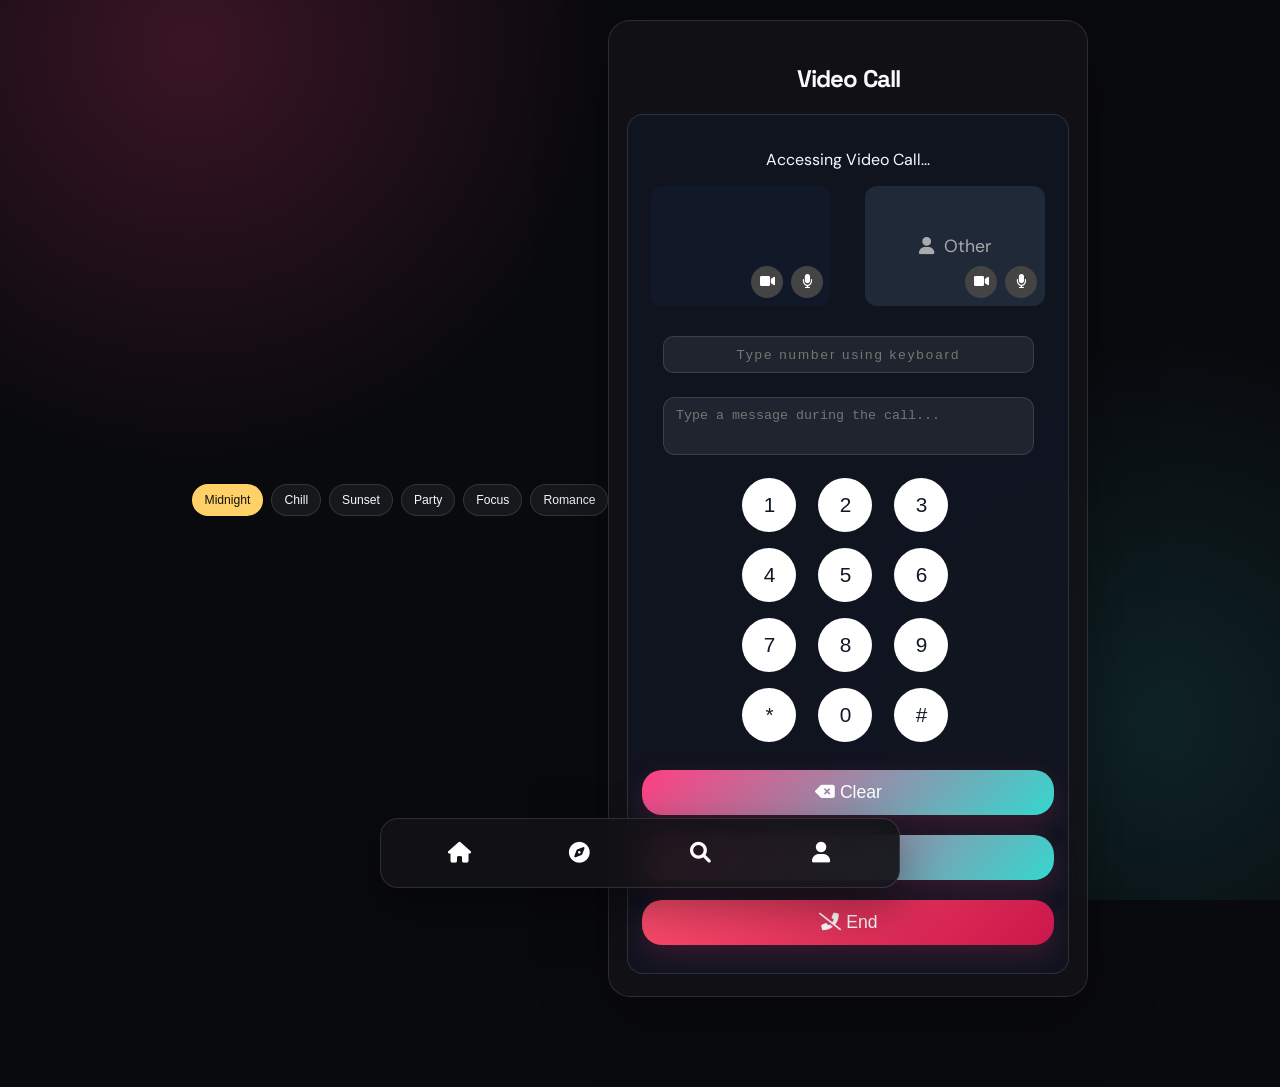
<file: video.html>
<!DOCTYPE html>
<html lang="en">
<head>
    <meta charset="UTF-8">
    <meta name="viewport" content="width=device-width, initial-scale=1.0">
    <title>NightBeat | Video</title>
    <link rel="stylesheet" href="https://cdnjs.cloudflare.com/ajax/libs/font-awesome/6.0.0/css/all.min.css">
    <style>
        :root {
            --bg-1: #090d18; --bg-2: #111827; --card: rgba(17,24,39,0.72); --text:#f5f7ff; --muted:#cbd5e1; --accent:#7c3aed; --accent-2:#22d3ee; --accent-3:#f472b6; --border:rgba(255,255,255,0.12);
        }
        body[data-mood="chill"] { --bg-1:#0f172a; --bg-2:#1d3557; --accent:#38bdf8; --accent-2:#a78bfa; --accent-3:#67e8f9; }
        body[data-mood="sunset"] { --bg-1:#2b0b2f; --bg-2:#f97316; --accent:#fb7185; --accent-2:#fbbf24; --accent-3:#f59e0b; }
        body[data-mood="party"] { --bg-1:#130b2a; --bg-2:#7c2d12; --accent:#ec4899; --accent-2:#f59e0b; --accent-3:#a855f7; }
        body[data-mood="focus"] { --bg-1:#0f172a; --bg-2:#164e63; --accent:#14b8a6; --accent-2:#60a5fa; --accent-3:#34d399; }
        body[data-mood="romance"] { --bg-1:#1f1033; --bg-2:#4c1d95; --accent:#f472b6; --accent-2:#c084fc; --accent-3:#fda4af; }
        * { box-sizing: border-box; }
        body {
            margin:0; min-height:100vh; font-family:'Segoe UI',sans-serif; color: var(--text);
            background: linear-gradient(135deg, rgba(8,12,24,0.8), rgba(15,23,42,0.72)), url('https://images.unsplash.com/photo-1516280440614-37939bbacd81?auto=format&fit=crop&w=1600&q=80') center/cover no-repeat fixed; display:flex; align-items:center; justify-content:center; padding:20px 14px 90px;
        }
        .video-container {
            width: min(92vw, 480px); background: rgba(17,24,39,0.72); border:1px solid var(--border); border-radius:22px; box-shadow:0 22px 46px rgba(15,23,42,0.35); padding: 22px 18px; text-align:center; backdrop-filter: blur(10px);
        }
        .mood-picker { display:flex; flex-wrap:wrap; gap:8px; justify-content:center; margin-bottom: 16px; }
        .mood-btn { border:1px solid var(--border); border-radius:999px; background: rgba(255,255,255,0.06); color: var(--text); padding: 8px 12px; cursor:pointer; text-transform:capitalize; font-size:0.76rem; }
        .mood-btn.active { background: linear-gradient(135deg, var(--accent), var(--accent-2)); border-color: transparent; }
        .accessing-container { background: rgba(17,24,39,0.65); border-radius:16px; padding:18px 14px; border:1px solid var(--border); }
        .video-preview { width: 180px; height: 120px; background: #111827; border-radius:12px; margin:0 auto 12px; display:flex; align-items:center; justify-content:center; color:#888; font-size:1.1em; overflow:hidden; position:relative; }
        .call-btn { background: linear-gradient(135deg, var(--accent), var(--accent-2)); color:#fff; border:none; border-radius:20px; padding:12px 26px; font-size:1.1em; cursor:pointer; width:100%; margin: 10px 0; }
        .call-btn.end { background: linear-gradient(135deg, #ef4444, #dc2626); }
        .username-input { background:#111827; color:white; border:1px solid rgba(255,255,255,0.08); border-radius:10px; width:90%; margin-bottom:12px; padding:10px 12px; text-align:center; letter-spacing:2px; }
        .message-box {
            width: 90%; margin: 12px auto 0; background:#111827; color:#fff; border:1px solid rgba(255,255,255,0.08); border-radius:12px; padding:10px 12px; min-height:58px; resize:none;
        }
        .dial-btn { background:white; color:#111827; border:none; border-radius:50%; width:54px; height:54px; font-size:1.3em; cursor:pointer; }
        .bottom-nav {
            position: fixed; bottom:12px; left:50%; transform: translateX(-50%); width: min(94vw, 520px); display:flex; justify-content:space-around; align-items:center; background: rgba(15,23,42,0.82); border:1px solid var(--border); border-radius:18px; padding:12px 18px; backdrop-filter: blur(14px); z-index:10;
        }
        .bottom-nav a { color: white; text-decoration:none; width:44px; height:44px; border-radius:12px; display:grid; place-items:center; font-size:1.3rem; }
        .bottom-nav a:hover { background: rgba(255,255,255,0.08); }
    </style>
    <link rel="stylesheet" href="styles.css">
</head>
<body data-mood="midnight">
    <div class="mood-picker" aria-label="Mood selector">
        <button class="mood-btn active" data-mood-btn="midnight">midnight</button>
        <button class="mood-btn" data-mood-btn="chill">chill</button>
        <button class="mood-btn" data-mood-btn="sunset">sunset</button>
        <button class="mood-btn" data-mood-btn="party">party</button>
        <button class="mood-btn" data-mood-btn="focus">focus</button>
        <button class="mood-btn" data-mood-btn="romance">romance</button>
    </div>

    <div class="video-container">
        <h2>Video Call</h2>
        <div class="accessing-container">
            <p>Accessing Video Call...</p>
            <div style="display:flex; justify-content:center; gap:16px; margin-bottom:18px;">
                <div class="video-preview" id="videoPreview">
                    <video id="liveVideo" autoplay playsinline style="width:100%;height:100%;"></video>
                    <span id="noVideoText" style="display:none; position:absolute;"><i class="fas fa-user"></i> &nbsp; You</span>
                    <div style="position:absolute; bottom:8px; right:8px; display:flex; gap:8px;">
                        <button id="toggleVideoBtn" title="Turn Off Video" style="background:#444; color:#fff; border:none; border-radius:50%; width:32px; height:32px; cursor:pointer;"><i id="videoIcon" class="fas fa-video"></i></button>
                        <button id="toggleAudioBtn" title="Mute" style="background:#444; color:#fff; border:none; border-radius:50%; width:32px; height:32px; cursor:pointer;"><i id="audioIcon" class="fas fa-microphone"></i></button>
                    </div>
                </div>
                <div class="video-preview" id="otherVideoPreview">
                    <div id="otherVideo" style="width:100%;height:100%;display:flex;align-items:center;justify-content:center;background:#1f2937; color:#aaa;">
                        <i class="fas fa-user"></i> &nbsp; Other
                    </div>
                    <div style="position:absolute; bottom:8px; right:8px; display:flex; gap:8px;">
                        <button id="toggleOtherVideoBtn" title="Turn Off Video" style="background:#444; color:#fff; border:none; border-radius:50%; width:32px; height:32px; cursor:pointer;"><i id="otherVideoIcon" class="fas fa-video"></i></button>
                        <button id="toggleOtherAudioBtn" title="Mute" style="background:#444; color:#fff; border:none; border-radius:50%; width:32px; height:32px; cursor:pointer;"><i id="otherAudioIcon" class="fas fa-microphone"></i></button>
                    </div>
                </div>
            </div>
            <input type="text" id="dialedNumber" class="username-input" placeholder="Type number using keyboard" inputmode="numeric" autocomplete="off">
            <textarea class="message-box" id="videoMessage" placeholder="Type a message during the call..." inputmode="text"></textarea>
            <div style="margin: 18px 0; display:flex; justify-content:center;">
                <div id="dialPad" style="display:grid; grid-template-columns: repeat(3, 60px); gap: 16px;">
                    <button class="dial-btn">1</button><button class="dial-btn">2</button><button class="dial-btn">3</button>
                    <button class="dial-btn">4</button><button class="dial-btn">5</button><button class="dial-btn">6</button>
                    <button class="dial-btn">7</button><button class="dial-btn">8</button><button class="dial-btn">9</button>
                    <button class="dial-btn">*</button><button class="dial-btn">0</button><button class="dial-btn">#</button>
                </div>
            </div>
            <button id="clearBtn" class="call-btn" style="background: linear-gradient(135deg, #ef4444, #dc2626);"><i class="fas fa-backspace"></i> Clear</button>
            <button class="call-btn"><i class="fas fa-phone"></i> Call</button>
            <button class="call-btn end" onclick="window.location.href='home.html'"><i class="fas fa-phone-slash"></i> End</button>
        </div>
    </div>

    <nav class="bottom-nav" aria-label="Main navigation">
        <a href="home.html" aria-label="Home"><i class="fas fa-home"></i></a>
        <a href="explore.html" aria-label="Explore"><i class="fas fa-compass"></i></a>
        <a href="search.html" aria-label="Search"><i class="fas fa-search"></i></a>
        <a href="profile.html" aria-label="Profile"><i class="fas fa-user"></i></a>
    </nav>

    <script>
        const video = document.getElementById('liveVideo');
        const noVideoText = document.getElementById('noVideoText');
        const toggleVideoBtn = document.getElementById('toggleVideoBtn');
        const toggleAudioBtn = document.getElementById('toggleAudioBtn');
        const videoIcon = document.getElementById('videoIcon');
        const audioIcon = document.getElementById('audioIcon');
        const toggleOtherVideoBtn = document.getElementById('toggleOtherVideoBtn');
        const toggleOtherAudioBtn = document.getElementById('toggleOtherAudioBtn');
        const otherVideoIcon = document.getElementById('otherVideoIcon');
        const otherAudioIcon = document.getElementById('otherAudioIcon');
        let mediaStream, videoTrack, audioTrack;
        let audioEnabled = true, videoEnabled = true, otherVideoEnabled = true, otherAudioEnabled = true;

        if (navigator.mediaDevices && navigator.mediaDevices.getUserMedia) {
            navigator.mediaDevices.getUserMedia({ video: true, audio: true })
                .then(function(stream) {
                    mediaStream = stream;
                    video.srcObject = stream;
                    video.style.display = 'block';
                    noVideoText.style.display = 'none';
                    videoTrack = stream.getVideoTracks()[0];
                    audioTrack = stream.getAudioTracks()[0];
                    toggleVideoBtn.onclick = function() {
                        if (videoTrack) {
                            videoEnabled = !videoEnabled;
                            videoTrack.enabled = videoEnabled;
                            videoIcon.className = videoEnabled ? 'fas fa-video' : 'fas fa-video-slash';
                        }
                    };
                    toggleAudioBtn.onclick = function() {
                        if (audioTrack) {
                            audioEnabled = !audioEnabled;
                            audioTrack.enabled = audioEnabled;
                            audioIcon.className = audioEnabled ? 'fas fa-microphone' : 'fas fa-microphone-slash';
                        }
                    };
                })
                .catch(function(error) {
                    console.error('Error accessing media devices.', error);
                });
        }

        toggleOtherVideoBtn.onclick = function() {
            otherVideoEnabled = !otherVideoEnabled;
            otherVideoIcon.className = otherVideoEnabled ? 'fas fa-video' : 'fas fa-video-slash';
        };
        toggleOtherAudioBtn.onclick = function() {
            otherAudioEnabled = !otherAudioEnabled;
            otherAudioIcon.className = otherAudioEnabled ? 'fas fa-microphone' : 'fas fa-microphone-slash';
        };

        const dialedNumber = document.getElementById('dialedNumber');
        dialedNumber.addEventListener('keydown', (event) => {
            const value = event.key;
            if (!/[0-9*#]/.test(value) && !['Backspace', 'Delete', 'Tab', 'ArrowLeft', 'ArrowRight'].includes(value)) {
                event.preventDefault();
            }
        });
        document.querySelectorAll('.dial-btn').forEach(btn => {
            btn.addEventListener('click', function() {
                dialedNumber.value += this.textContent;
            });
        });
        document.getElementById('clearBtn').onclick = function() {
            dialedNumber.value = dialedNumber.value.slice(0, -1);
        };

        function applyMood(moodKey) {
            const selectedMood = moodKey || 'midnight';
            document.body.setAttribute('data-mood', selectedMood);
            document.querySelectorAll('.mood-btn').forEach(button => {
                button.classList.toggle('active', button.dataset.moodBtn === selectedMood);
            });
            localStorage.setItem('musicMood', selectedMood);
        }
        document.querySelectorAll('.mood-btn').forEach(button => {
            button.addEventListener('click', () => applyMood(button.dataset.moodBtn));
        });
        applyMood(localStorage.getItem('musicMood') || 'midnight');
    </script>
</body>
</html>
</file>
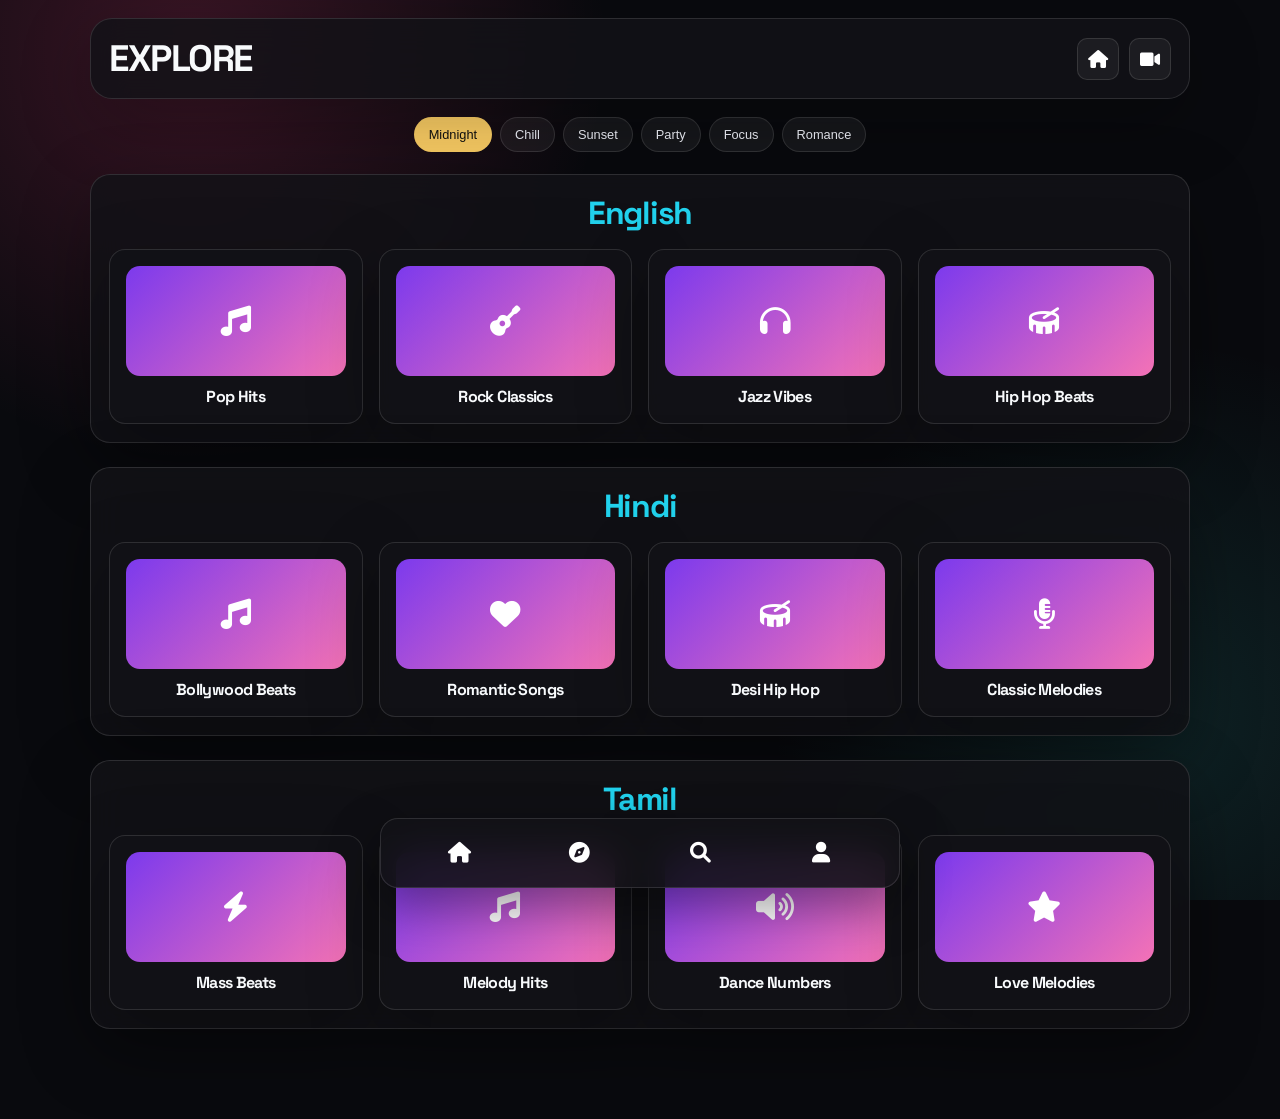
<file: Desktop/25062/music.html/HTML/explore.html>
<!DOCTYPE html>
<html lang="en">
<head>
  <meta charset="UTF-8">
  <meta name="viewport" content="width=device-width, initial-scale=1.0">
  <title>NightBeat | Explore</title>
  <link rel="stylesheet" href="https://cdnjs.cloudflare.com/ajax/libs/font-awesome/6.0.0/css/all.min.css">
  <style>
    :root {
      --bg-1: #090d18; --bg-2: #111827; --card: rgba(17,24,39,0.72); --text:#f5f7ff; --muted:#cbd5e1; --accent:#7c3aed; --accent-2:#22d3ee; --accent-3:#f472b6; --border:rgba(255,255,255,0.12);
    }
    body[data-mood="chill"] { --bg-1:#0f172a; --bg-2:#1d3557; --accent:#38bdf8; --accent-2:#a78bfa; --accent-3:#67e8f9; }
    body[data-mood="sunset"] { --bg-1:#2b0b2f; --bg-2:#f97316; --accent:#fb7185; --accent-2:#fbbf24; --accent-3:#f59e0b; }
    body[data-mood="party"] { --bg-1:#130b2a; --bg-2:#7c2d12; --accent:#ec4899; --accent-2:#f59e0b; --accent-3:#a855f7; }
    body[data-mood="focus"] { --bg-1:#0f172a; --bg-2:#164e63; --accent:#14b8a6; --accent-2:#60a5fa; --accent-3:#34d399; }
    body[data-mood="romance"] { --bg-1:#1f1033; --bg-2:#4c1d95; --accent:#f472b6; --accent-2:#c084fc; --accent-3:#fda4af; }
    * { box-sizing: border-box; }
    body {
      margin: 0; min-height: 100vh; font-family: Arial, sans-serif; color: var(--text);
      background: linear-gradient(135deg, rgba(8,12,24,0.78), rgba(15,23,42,0.72)), url('https://images.unsplash.com/photo-1516280440614-37939bbacd81?auto=format&fit=crop&w=1600&q=80') center/cover no-repeat fixed; padding: 18px 16px 90px;
    }
    .page-shell { max-width: 1100px; margin: 0 auto; }
    .topbar, .bottom-nav, .language-block, .card { border: 1px solid var(--border); box-shadow: 0 22px 46px rgba(15,23,42,0.35); }
    .topbar {
      display:flex; justify-content:space-between; align-items:center; padding: 16px 18px; border-radius:18px; background: rgba(17,24,39,0.6); backdrop-filter: blur(12px); margin-bottom: 18px;
    }
    .topbar h1 { margin: 0; font-size: clamp(1.5rem, 3vw, 2.3rem); letter-spacing: 0.08em; text-transform: uppercase; }
    .topbar .actions { display: flex; gap: 10px; }
    .icon-btn {
      width: 42px; height: 42px; border-radius: 10px; border: 1px solid rgba(255,255,255,0.12); background: rgba(255,255,255,0.05); color: white; display:grid; place-items:center; cursor:pointer; font-size:18px;
    }
    .mood-picker { display:flex; flex-wrap:wrap; gap:8px; justify-content:center; margin: 10px 0 22px; }
    .mood-btn {
      border: 1px solid var(--border); border-radius:999px; background: rgba(255,255,255,0.06); color: var(--text); padding: 9px 14px; cursor:pointer; text-transform:capitalize; font-size:0.8rem;
    }
    .mood-btn.active { background: linear-gradient(135deg, var(--accent), var(--accent-2)); border-color: transparent; }
    .explore-section { display: grid; gap: 24px; }
    .language-block { background: rgba(17,24,39,0.58); border-radius: 20px; padding: 18px; }
    .language-name { margin: 0 0 16px; color: var(--accent-2); text-align:center; font-size:2rem; }
    .music-cards { display:grid; grid-template-columns: repeat(auto-fit, minmax(160px, 1fr)); gap: 16px; }
    .card { background: rgba(255,255,255,0.04); border-radius: 16px; padding: 16px; text-align:center; transition: transform 0.2s ease; }
    .card:hover { transform: translateY(-3px); }
    .card .cover {
      width: 100%; height: 110px; border-radius: 14px; margin-bottom: 10px; background: linear-gradient(135deg, var(--accent), var(--accent-3)); display:grid; place-items:center; font-size: 1.9rem; color: white;
    }
    .card h3 { margin: 0; font-size: 1rem; }
    .bottom-nav {
      position: fixed; bottom:12px; left:50%; transform: translateX(-50%); width: min(94vw, 520px); display:flex; justify-content:space-around; align-items:center; background: rgba(15,23,42,0.82); border-radius:18px; padding:12px 18px; backdrop-filter: blur(14px); z-index:10;
    }
    .bottom-nav a { color: white; text-decoration:none; width:44px; height:44px; border-radius:12px; display:grid; place-items:center; font-size:1.3rem; }
    .bottom-nav a:hover { background: rgba(255,255,255,0.08); }
    @media (max-width: 560px) { .music-cards { grid-template-columns: 1fr; } }
  </style>
  <link rel="stylesheet" href="styles.css">
</head>
<body data-mood="midnight">
  <div class="page-shell">
    <header class="topbar">
      <h1>Explore</h1>
      <div class="actions">
        <button class="icon-btn" onclick="window.location.href='home.html'" aria-label="Home"><i class="fas fa-home"></i></button>
        <button class="icon-btn" onclick="window.open('video.html','nightbeat-media')" aria-label="Video"><i class="fas fa-video"></i></button>
      </div>
    </header>

    <div class="mood-picker" aria-label="Mood selector">
      <button class="mood-btn active" data-mood-btn="midnight">midnight</button>
      <button class="mood-btn" data-mood-btn="chill">chill</button>
      <button class="mood-btn" data-mood-btn="sunset">sunset</button>
      <button class="mood-btn" data-mood-btn="party">party</button>
      <button class="mood-btn" data-mood-btn="focus">focus</button>
      <button class="mood-btn" data-mood-btn="romance">romance</button>
    </div>

    <div class="explore-section">
      <div class="language-block">
        <h3 class="language-name">English</h3>
        <div class="music-cards">
          <div class="card"><div class="cover"><i class="fas fa-music"></i></div><h3>Pop Hits</h3></div>
          <div class="card"><div class="cover"><i class="fas fa-guitar"></i></div><h3>Rock Classics</h3></div>
          <div class="card"><div class="cover"><i class="fas fa-headphones"></i></div><h3>Jazz Vibes</h3></div>
          <div class="card"><div class="cover"><i class="fas fa-drum"></i></div><h3>Hip Hop Beats</h3></div>
        </div>
      </div>

      <div class="language-block">
        <h3 class="language-name">Hindi</h3>
        <div class="music-cards">
          <div class="card"><div class="cover"><i class="fas fa-music"></i></div><h3>Bollywood Beats</h3></div>
          <div class="card"><div class="cover"><i class="fas fa-heart"></i></div><h3>Romantic Songs</h3></div>
          <div class="card"><div class="cover"><i class="fas fa-drum"></i></div><h3>Desi Hip Hop</h3></div>
          <div class="card"><div class="cover"><i class="fas fa-microphone-alt"></i></div><h3>Classic Melodies</h3></div>
        </div>
      </div>

      <div class="language-block">
        <h3 class="language-name">Tamil</h3>
        <div class="music-cards">
          <div class="card"><div class="cover"><i class="fas fa-bolt"></i></div><h3>Mass Beats</h3></div>
          <div class="card"><div class="cover"><i class="fas fa-music"></i></div><h3>Melody Hits</h3></div>
          <div class="card"><div class="cover"><i class="fas fa-volume-up"></i></div><h3>Dance Numbers</h3></div>
          <div class="card"><div class="cover"><i class="fas fa-star"></i></div><h3>Love Melodies</h3></div>
        </div>
      </div>
    </div>
  </div>

  <nav class="bottom-nav" aria-label="Main navigation">
    <a href="home.html" aria-label="Home"><i class="fas fa-home"></i></a>
    <a href="explore.html" aria-label="Explore"><i class="fas fa-compass"></i></a>
    <a href="search.html" aria-label="Search"><i class="fas fa-search"></i></a>
    <a href="profile.html" aria-label="Profile"><i class="fas fa-user"></i></a>
  </nav>

  <script>
    function applyMood(moodKey) {
      const selectedMood = moodKey || 'midnight';
      document.body.setAttribute('data-mood', selectedMood);
      document.querySelectorAll('.mood-btn').forEach(button => {
        button.classList.toggle('active', button.dataset.moodBtn === selectedMood);
      });
      localStorage.setItem('musicMood', selectedMood);
    }
    document.querySelectorAll('.mood-btn').forEach(button => {
      button.addEventListener('click', () => applyMood(button.dataset.moodBtn));
    });
    const savedMood = localStorage.getItem('musicMood') || 'midnight';
    applyMood(savedMood);
  </script>
</body>
</html>
</file>
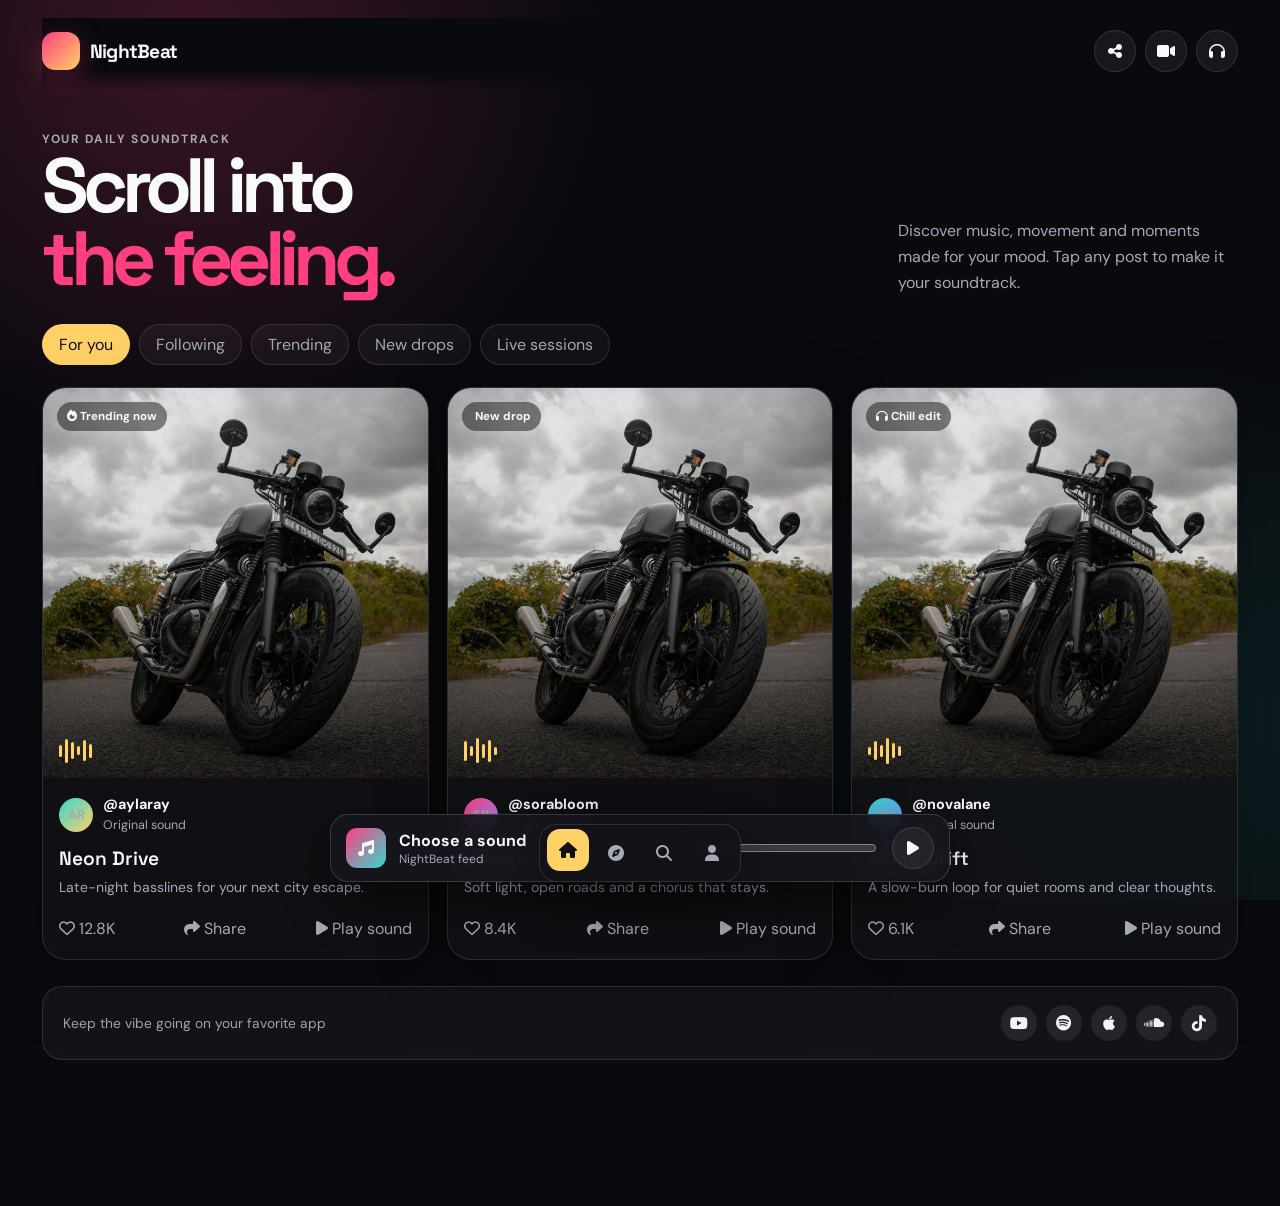
<file: Desktop/25062/music.html/HTML/home.html>
<!DOCTYPE html>
<html lang="en">
<head>
  <meta charset="UTF-8">
  <meta name="viewport" content="width=device-width, initial-scale=1.0">
  <meta name="theme-color" content="#101010">
  <title>NightBeat | For You</title>
  <link rel="preconnect" href="https://fonts.googleapis.com">
  <link rel="preconnect" href="https://fonts.gstatic.com" crossorigin>
  <link href="https://fonts.googleapis.com/css2?family=DM+Sans:wght@400;500;700&family=Space+Grotesk:wght@500;600;700&display=swap" rel="stylesheet">
  <link rel="stylesheet" href="https://cdnjs.cloudflare.com/ajax/libs/font-awesome/6.5.2/css/all.min.css">
  <style>
    :root { --ink:#f8fafc; --soft:#a5a8b6; --line:rgba(255,255,255,.12); --panel:rgba(18,18,23,.78); --pink:#ff3f81; --cyan:#35d7cf; --yellow:#ffd166; }
    * { box-sizing:border-box; }
    html { scroll-behavior:smooth; }
    body { margin:0; min-height:100vh; color:var(--ink); background:#090a0e; font-family:'DM Sans',sans-serif; overflow-x:hidden; }
    body::before { content:""; position:fixed; inset:0; z-index:-2; background:radial-gradient(circle at 15% 5%,rgba(255,63,129,.2),transparent 30%),radial-gradient(circle at 90% 80%,rgba(53,215,207,.12),transparent 28%),#090a0e; }
    button, a { font:inherit; } button { color:inherit; }
    .app { width:min(100%,1240px); margin:auto; padding:18px 22px 120px; }
    .topbar { display:flex; align-items:center; justify-content:space-between; gap:18px; position:sticky; top:0; z-index:20; padding:12px 0 18px; background:linear-gradient(#090a0e 72%,transparent); }
    .brand { display:flex; align-items:center; gap:10px; color:var(--ink); text-decoration:none; }
    .brand-mark { display:grid; place-items:center; width:38px; height:38px; border-radius:13px; color:#111; background:linear-gradient(135deg,var(--pink),var(--yellow)); box-shadow:0 8px 28px rgba(255,63,129,.3); }
    .brand strong { font:700 1.2rem 'Space Grotesk',sans-serif; letter-spacing:-.04em; }
    .top-actions,.post-tools,.platforms { display:flex; align-items:center; gap:9px; }
    .icon-btn { display:grid; place-items:center; width:42px; height:42px; border:1px solid var(--line); border-radius:50%; background:rgba(255,255,255,.06); cursor:pointer; transition:.25s ease; }
    .icon-btn:hover { background:var(--pink); transform:translateY(-3px) rotate(-4deg); }
    .intro { display:flex; align-items:end; justify-content:space-between; gap:20px; padding:40px 0 26px; animation:rise .7s ease both; }
    .kicker { margin:0 0 10px; color:var(--cyan); font-size:.75rem; font-weight:700; letter-spacing:.14em; text-transform:uppercase; }
    h1 { margin:0; max-width:650px; font:700 clamp(2.4rem,6vw,5.6rem)/.95 'Space Grotesk',sans-serif; letter-spacing:-.08em; }
    .intro p { max-width:340px; margin:0; color:var(--soft); line-height:1.6; }
    .filter-row { display:flex; gap:9px; overflow:auto; padding:3px 0 22px; scrollbar-width:none; }
    .filter-row::-webkit-scrollbar { display:none; }
    .filter { flex:0 0 auto; border:1px solid var(--line); border-radius:999px; padding:9px 16px; color:var(--soft); background:rgba(255,255,255,.04); cursor:pointer; transition:.2s; }
    .filter.active,.filter:hover { color:#111; border-color:transparent; background:var(--yellow); }
    .feed { display:grid; grid-template-columns:repeat(3,minmax(0,1fr)); gap:18px; }
    .post { position:relative; min-height:570px; overflow:hidden; border:1px solid var(--line); border-radius:24px; background:var(--panel); box-shadow:0 22px 70px rgba(0,0,0,.25); animation:rise .7s ease both; }
    .post:nth-child(2) { animation-delay:.1s; } .post:nth-child(3) { animation-delay:.2s; }
    .post-media { position:relative; height:390px; overflow:hidden; background:#1a1b22; cursor:pointer; }
    .post-media video { width:100%; height:100%; object-fit:cover; display:block; opacity:.88; transition:transform .6s ease; }
    .post:hover video { transform:scale(1.04); }
    .post-media::after { content:""; position:absolute; inset:0; pointer-events:none; background:linear-gradient(transparent 45%,rgba(0,0,0,.72)); }
    .media-label { position:absolute; top:14px; left:14px; z-index:2; padding:7px 10px; border-radius:999px; background:rgba(0,0,0,.45); backdrop-filter:blur(10px); font-size:.72rem; font-weight:700; }
    .sound-wave { position:absolute; left:16px; bottom:15px; z-index:2; display:flex; align-items:center; gap:3px; height:25px; }
    .sound-wave i { width:3px; height:var(--h); border-radius:3px; background:var(--yellow); animation:pulse .9s ease-in-out infinite alternate; }
    .sound-wave i:nth-child(2n) { animation-delay:.2s; } .sound-wave i:nth-child(3n) { animation-delay:.4s; }
    .post-copy { padding:17px 16px 15px; }
    .creator { display:flex; align-items:center; gap:10px; margin-bottom:12px; }
    .avatar { display:grid; place-items:center; width:34px; height:34px; border-radius:50%; color:#111; font-weight:700; background:linear-gradient(135deg,var(--cyan),var(--yellow)); }
    .creator strong { display:block; font-size:.9rem; } .creator span { color:var(--soft); font-size:.78rem; }
    .post h2 { margin:0 0 6px; font:600 1.2rem 'Space Grotesk',sans-serif; }
    .post-copy p { margin:0; color:var(--soft); font-size:.88rem; line-height:1.45; }
    .post-tools { justify-content:space-between; margin-top:15px; }
    .tool { border:0; padding:5px 0; background:none; cursor:pointer; color:var(--soft); } .tool:hover,.tool.liked { color:var(--pink); }
    .platform-strip { display:flex; align-items:center; justify-content:space-between; gap:16px; margin:26px 0; padding:18px 20px; border:1px solid var(--line); border-radius:20px; background:rgba(255,255,255,.045); }
    .platform-strip p { margin:0; color:var(--soft); font-size:.86rem; } .platforms a { display:grid; place-items:center; width:36px; height:36px; border-radius:50%; color:var(--ink); text-decoration:none; background:rgba(255,255,255,.08); transition:.2s; } .platforms a:hover { color:#111; background:var(--yellow); transform:translateY(-3px); }
    .player { position:fixed; left:50%; bottom:18px; z-index:30; display:flex; align-items:center; gap:13px; width:min(calc(100% - 28px),620px); padding:12px 15px; border:1px solid rgba(255,255,255,.15); border-radius:18px; background:rgba(22,22,28,.9); box-shadow:0 18px 50px rgba(0,0,0,.45); backdrop-filter:blur(18px); transform:translateX(-50%); }
    .player-art { width:40px; height:40px; border-radius:11px; background:linear-gradient(135deg,var(--pink),var(--cyan)); display:grid; place-items:center; }
    .player-info { flex:1; min-width:0; } .player-info strong,.player-info span { display:block; overflow:hidden; text-overflow:ellipsis; white-space:nowrap; } .player-info span { color:var(--soft); font-size:.75rem; }
    .progress { flex:0 1 180px; accent-color:var(--pink); }
    .page-nav { position:fixed; left:50%; bottom:18px; z-index:31; display:flex; align-items:center; gap:6px; padding:7px; border:1px solid var(--line); border-radius:18px; background:rgba(18,18,23,.9); box-shadow:0 18px 50px rgba(0,0,0,.4); backdrop-filter:blur(18px); transform:translateX(-50%); }
    .page-nav a { display:grid; place-items:center; width:42px; height:42px; border-radius:13px; color:var(--soft); text-decoration:none; transition:.2s ease; }
    .page-nav a:hover,.page-nav a.active { color:#111; background:var(--yellow); transform:translateY(-3px); }
    .page-nav a span { position:absolute; width:1px; height:1px; overflow:hidden; clip:rect(0 0 0 0); }
    .toast,.modal { position:fixed; inset:0; z-index:50; display:none; place-items:center; padding:20px; background:rgba(0,0,0,.68); backdrop-filter:blur(8px); }
    .toast { inset:auto 20px 92px auto; width:max-content; padding:13px 17px; border:1px solid var(--line); border-radius:12px; background:#20212b; color:var(--ink); }
    .modal.open { display:grid; } .dialog { width:min(100%,430px); padding:28px; border:1px solid var(--line); border-radius:24px; background:#171820; animation:pop .25s ease both; } .dialog h2 { margin:0 0 8px; font:600 1.6rem 'Space Grotesk',sans-serif; } .dialog p { color:var(--soft); line-height:1.5; } .dialog-actions { display:flex; gap:10px; margin-top:20px; } .dialog-actions button { flex:1; padding:11px 15px; border:0; border-radius:12px; cursor:pointer; background:var(--yellow); color:#111; font-weight:700; } .dialog-actions button.secondary { color:var(--ink); background:rgba(255,255,255,.08); }
    @keyframes rise { from { opacity:0; transform:translateY(18px); } to { opacity:1; transform:none; } } @keyframes pop { from { opacity:0; transform:scale(.94); } to { opacity:1; transform:none; } } @keyframes pulse { to { transform:scaleY(.45); opacity:.55; } }
    @media (max-width:850px) { .feed { grid-template-columns:repeat(2,minmax(0,1fr)); } .intro { display:block; } .intro p { margin-top:16px; } }
    @media (max-width:600px) { .app { padding-inline:14px; } .feed { display:block; } .post { margin-bottom:18px; min-height:0; } .post-media { height:64vh; max-height:510px; } .platform-strip { align-items:flex-start; flex-direction:column; } .player { bottom:10px; } .progress { display:none; } }
  </style>
</head>
<body>
  <main class="app">
    <header class="topbar">
      <a class="brand" href="home.html"><span class="brand-mark"><i class="fas fa-waveform-lines"></i></span><strong>NightBeat</strong></a>
      <div class="top-actions">
        <button class="icon-btn" type="button" data-modal="shareModal" aria-label="Share NightBeat"><i class="fas fa-share-nodes"></i></button>
        <button class="icon-btn" type="button" onclick="window.open('video.html','nightbeat-media')" aria-label="Open video room"><i class="fas fa-video"></i></button>
        <button class="icon-btn" type="button" onclick="window.open('audio.html','nightbeat-media')" aria-label="Open audio room"><i class="fas fa-headphones"></i></button>
      </div>
    </header>
    <section class="intro"><div><p class="kicker">Your daily soundtrack</p><h1>Scroll into<br><span style="color:var(--pink)">the feeling.</span></h1></div><p>Discover music, movement and moments made for your mood. Tap any post to make it your soundtrack.</p></section>
    <nav class="filter-row" aria-label="Feed filters"><button class="filter active">For you</button><button class="filter">Following</button><button class="filter">Trending</button><button class="filter">New drops</button><button class="filter">Live sessions</button></nav>
    <section class="feed" aria-label="Music video feed">
      <article class="post" data-title="Neon Drive" data-artist="Ayla Ray"><div class="post-media"><span class="media-label"><i class="fas fa-fire"></i> Trending now</span><video loop playsinline preload="metadata" poster="img.jpg"><source src="https://interactive-examples.mdn.mozilla.net/media/cc0-videos/flower.mp4" type="video/mp4"></video><div class="sound-wave" aria-hidden="true"><i style="--h:12px"></i><i style="--h:24px"></i><i style="--h:17px"></i><i style="--h:9px"></i><i style="--h:21px"></i><i style="--h:14px"></i></div></div><div class="post-copy"><div class="creator"><span class="avatar">AR</span><div><strong>@aylaray</strong><span>Original sound</span></div></div><h2>Neon Drive</h2><p>Late-night basslines for your next city escape.</p><div class="post-tools"><button class="tool like-btn"><i class="far fa-heart"></i> <span>12.8K</span></button><button class="tool share-btn"><i class="fas fa-share"></i> Share</button><button class="tool play-btn"><i class="fas fa-play"></i> Play sound</button></div></div></article>
      <article class="post" data-title="Golden Hour" data-artist="Sora Bloom"><div class="post-media"><span class="media-label"><i class="fas fa-sparkles"></i> New drop</span><video loop playsinline preload="metadata" poster="img.jpg"><source src="https://www.w3schools.com/html/mov_bbb.mp4" type="video/mp4"></video><div class="sound-wave" aria-hidden="true"><i style="--h:20px"></i><i style="--h:10px"></i><i style="--h:25px"></i><i style="--h:14px"></i><i style="--h:22px"></i><i style="--h:8px"></i></div></div><div class="post-copy"><div class="creator"><span class="avatar" style="background:linear-gradient(135deg,var(--pink),#9b8cff)">SB</span><div><strong>@sorabloom</strong><span>Original sound</span></div></div><h2>Golden Hour</h2><p>Soft light, open roads and a chorus that stays.</p><div class="post-tools"><button class="tool like-btn"><i class="far fa-heart"></i> <span>8.4K</span></button><button class="tool share-btn"><i class="fas fa-share"></i> Share</button><button class="tool play-btn"><i class="fas fa-play"></i> Play sound</button></div></div></article>
      <article class="post" data-title="Cloud Drift" data-artist="Nova Lane"><div class="post-media"><span class="media-label"><i class="fas fa-headphones"></i> Chill edit</span><video loop playsinline preload="metadata" poster="img.jpg"><source src="https://interactive-examples.mdn.mozilla.net/media/cc0-videos/flower.mp4" type="video/mp4"></video><div class="sound-wave" aria-hidden="true"><i style="--h:8px"></i><i style="--h:19px"></i><i style="--h:12px"></i><i style="--h:26px"></i><i style="--h:15px"></i><i style="--h:10px"></i></div></div><div class="post-copy"><div class="creator"><span class="avatar" style="background:linear-gradient(135deg,var(--cyan),#8093ff)">NL</span><div><strong>@novalane</strong><span>Original sound</span></div></div><h2>Cloud Drift</h2><p>A slow-burn loop for quiet rooms and clear thoughts.</p><div class="post-tools"><button class="tool like-btn"><i class="far fa-heart"></i> <span>6.1K</span></button><button class="tool share-btn"><i class="fas fa-share"></i> Share</button><button class="tool play-btn"><i class="fas fa-play"></i> Play sound</button></div></div></article>
    </section>
    <section class="platform-strip"><p>Keep the vibe going on your favorite app</p><div class="platforms"><a href="https://www.youtube.com/" target="_blank" rel="noopener" title="YouTube"><i class="fab fa-youtube"></i></a><a href="https://open.spotify.com/" target="_blank" rel="noopener" title="Spotify"><i class="fab fa-spotify"></i></a><a href="https://music.apple.com/" target="_blank" rel="noopener" title="Apple Music"><i class="fab fa-apple"></i></a><a href="https://soundcloud.com/" target="_blank" rel="noopener" title="SoundCloud"><i class="fab fa-soundcloud"></i></a><a href="https://www.tiktok.com/music" target="_blank" rel="noopener" title="TikTok Music"><i class="fab fa-tiktok"></i></a></div></section>
  </main>
  <nav class="page-nav" aria-label="Page navigation">
    <a class="active" href="home.html" aria-label="Home" title="Home"><i class="fas fa-house"></i><span>Home</span></a>
    <a href="explore.html" aria-label="Explore" title="Explore"><i class="fas fa-compass"></i><span>Explore</span></a>
    <a href="search.html" aria-label="Search" title="Search"><i class="fas fa-magnifying-glass"></i><span>Search</span></a>
    <a href="profile.html" aria-label="Profile" title="Profile"><i class="fas fa-user"></i><span>Profile</span></a>
  </nav>
  <aside class="player" aria-label="Music player"><div class="player-art"><i class="fas fa-music"></i></div><div class="player-info"><strong id="playerTitle">Choose a sound</strong><span id="playerArtist">NightBeat feed</span></div><input class="progress" id="progress" type="range" min="0" max="100" value="0" aria-label="Playback progress"><button class="icon-btn" id="mainPlay" type="button" aria-label="Play or pause"><i class="fas fa-play"></i></button></aside>
  <div class="modal" id="shareModal" role="dialog" aria-modal="true" aria-labelledby="shareTitle"><div class="dialog"><h2 id="shareTitle">Share the vibe</h2><p>Send this NightBeat feed to someone who needs a better soundtrack.</p><div class="dialog-actions"><button id="copyButton" type="button">Copy link</button><button class="secondary close-modal" type="button">Close</button></div></div></div>
  <div class="toast" id="toast" role="status"></div>
  <script>
    const posts = [...document.querySelectorAll('.post')];
    const videos = posts.map(post => post.querySelector('video'));
    const playerTitle = document.getElementById('playerTitle');
    const playerArtist = document.getElementById('playerArtist');
    const mainPlay = document.getElementById('mainPlay');
    let activeVideo = null;
    function showToast(message) { const toast = document.getElementById('toast'); toast.textContent = message; toast.style.display = 'grid'; setTimeout(() => { toast.style.display = 'none'; }, 1800); }
    function setActive(video, post) { videos.forEach(item => { if (item !== video) { item.pause(); item.currentTime = 0; } }); activeVideo = video; playerTitle.textContent = post.dataset.title; playerArtist.textContent = post.dataset.artist; video.play().then(() => { mainPlay.innerHTML = '<i class="fas fa-pause"></i>'; }).catch(() => { mainPlay.innerHTML = '<i class="fas fa-play"></i>'; showToast('Tap play to start the sound'); }); }
    posts.forEach(post => { const video = post.querySelector('video'); post.querySelector('.post-media').addEventListener('click', () => setActive(video, post)); post.querySelector('.play-btn').addEventListener('click', () => setActive(video, post)); post.querySelector('.like-btn').addEventListener('click', event => { event.currentTarget.classList.toggle('liked'); event.currentTarget.querySelector('i').classList.toggle('far'); event.currentTarget.querySelector('i').classList.toggle('fas'); }); post.querySelector('.share-btn').addEventListener('click', () => { navigator.clipboard?.writeText(location.href); showToast('Feed link copied'); }); });
    mainPlay.addEventListener('click', () => { if (!activeVideo) { setActive(videos[0], posts[0]); return; } if (activeVideo.paused) { activeVideo.play(); mainPlay.innerHTML = '<i class="fas fa-pause"></i>'; } else { activeVideo.pause(); mainPlay.innerHTML = '<i class="fas fa-play"></i>'; } });
    videos.forEach(video => video.addEventListener('timeupdate', () => { if (video === activeVideo) document.getElementById('progress').value = video.duration ? video.currentTime / video.duration * 100 : 0; }));
    document.getElementById('progress').addEventListener('input', event => { if (activeVideo?.duration) activeVideo.currentTime = event.target.value / 100 * activeVideo.duration; });
    document.querySelectorAll('.filter').forEach(button => button.addEventListener('click', () => { document.querySelectorAll('.filter').forEach(item => item.classList.remove('active')); button.classList.add('active'); showToast(button.textContent + ' feed selected'); }));
    document.querySelectorAll('[data-modal]').forEach(button => button.addEventListener('click', () => document.getElementById(button.dataset.modal).classList.add('open')));
    document.querySelectorAll('.close-modal').forEach(button => button.addEventListener('click', () => button.closest('.modal').classList.remove('open')));
    document.getElementById('copyButton').addEventListener('click', () => { navigator.clipboard?.writeText(location.href); showToast('Link copied to clipboard'); document.getElementById('shareModal').classList.remove('open'); });
    document.querySelectorAll('.modal').forEach(modal => modal.addEventListener('click', event => { if (event.target === modal) modal.classList.remove('open'); }));
  </script>
</body>
</html>
</file>
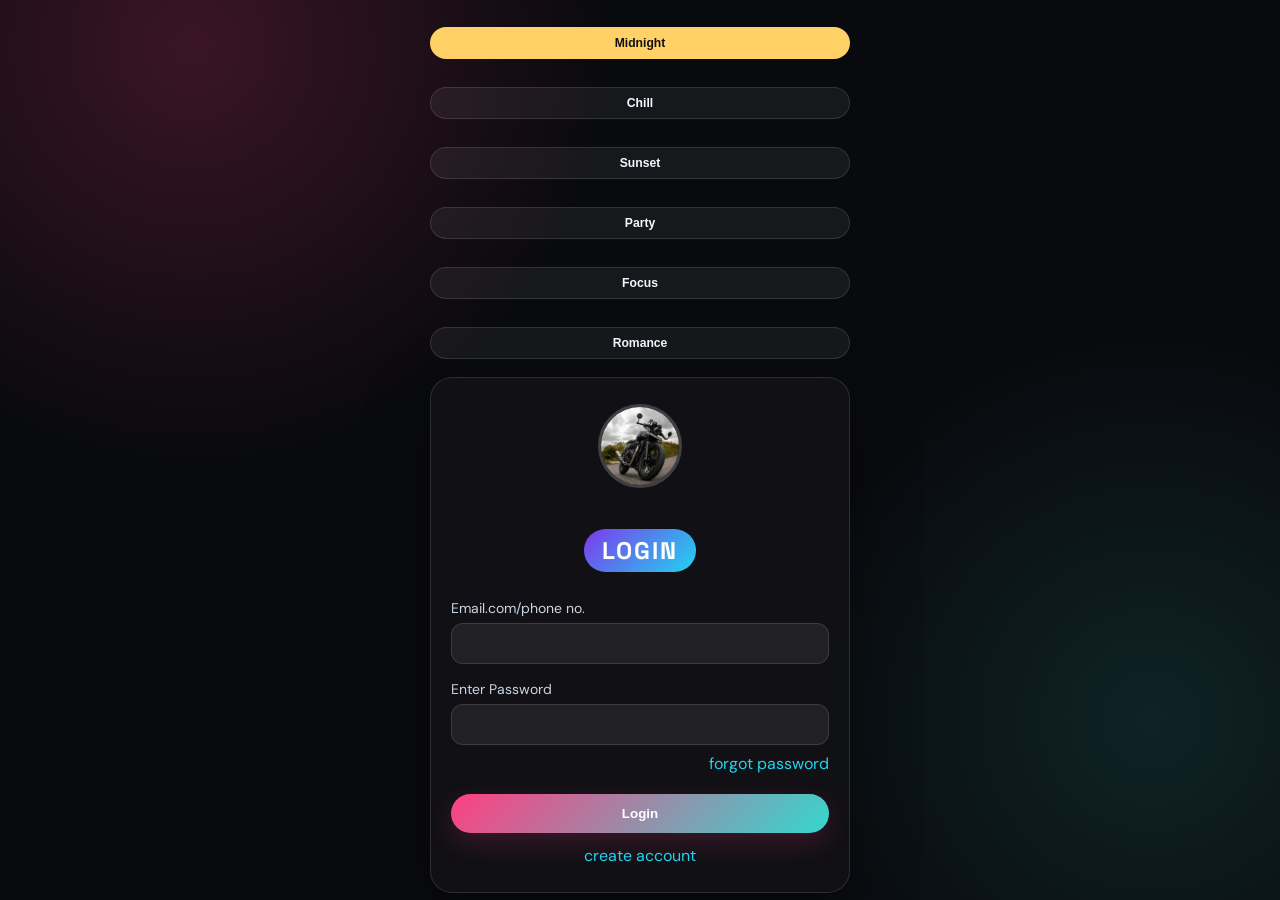
<file: Desktop/25062/music.html/HTML/login.html>
<!DOCTYPE html>
<html lang="en">
<head>
  <meta charset="UTF-8" />
  <meta name="viewport" content="width=device-width, initial-scale=1.0"/>
  <title>NightBeat | Login</title>
  <link rel="stylesheet" href="https://cdnjs.cloudflare.com/ajax/libs/font-awesome/6.0.0/css/all.min.css" />
  <style>
    :root {
      --bg-1: #090d18; --bg-2: #111827; --card: rgba(17,24,39,0.72); --text:#f5f7ff; --muted:#cbd5e1; --accent:#7c3aed; --accent-2:#22d3ee; --accent-3:#f472b6; --border:rgba(255,255,255,0.12);
    }
    body[data-mood="chill"] { --bg-1:#0f172a; --bg-2:#1d3557; --accent:#38bdf8; --accent-2:#a78bfa; --accent-3:#67e8f9; }
    body[data-mood="sunset"] { --bg-1:#2b0b2f; --bg-2:#f97316; --accent:#fb7185; --accent-2:#fbbf24; --accent-3:#f59e0b; }
    body[data-mood="party"] { --bg-1:#130b2a; --bg-2:#7c2d12; --accent:#ec4899; --accent-2:#f59e0b; --accent-3:#a855f7; }
    body[data-mood="focus"] { --bg-1:#0f172a; --bg-2:#164e63; --accent:#14b8a6; --accent-2:#60a5fa; --accent-3:#34d399; }
    body[data-mood="romance"] { --bg-1:#1f1033; --bg-2:#4c1d95; --accent:#f472b6; --accent-2:#c084fc; --accent-3:#fda4af; }
    * { box-sizing: border-box; }
    body {
      margin: 0; padding: 0; font-family: 'Segoe UI', sans-serif; color: var(--text);
      background: linear-gradient(135deg, rgba(8,12,24,0.8), rgba(15,23,42,0.72)), url('https://images.unsplash.com/photo-1516280440614-37939bbacd81?auto=format&fit=crop&w=1600&q=80') center/cover no-repeat fixed; min-height:100vh; display:flex; justify-content:center; align-items:center;
    }
    .container { width: min(90vw, 420px); }
    .login-box {
      background: rgba(17,24,39,0.72); border:1px solid var(--border); border-radius:22px; box-shadow: 0 22px 46px rgba(15,23,42,0.35); padding: 26px 20px; text-align:center; backdrop-filter: blur(10px);
    }
    .profile-icon { width: 84px; height:84px; border-radius:50%; object-fit:cover; border:3px solid rgba(255,255,255,0.2); }
    .highlight { display:inline-block; background: linear-gradient(135deg, var(--accent), var(--accent-2)); color:#fff; padding: 6px 18px; border-radius: 999px; letter-spacing: 0.08em; margin: 16px 0 8px; }
    label { display:block; text-align:left; margin-top:16px; font-size:14px; color: var(--muted); }
    input { width:100%; padding: 12px 14px; margin-top:6px; border:none; border-radius:12px; background:#111827; color:#fff; border:1px solid rgba(255,255,255,0.08); }
    .forgot { text-align:right; margin-top:8px; }
    .forgot a, .signup a { color: var(--accent-2); text-decoration:none; }
    button {
      width:100%; padding: 12px; margin-top: 20px; border:none; border-radius:20px; background: linear-gradient(135deg, var(--accent), var(--accent-2)); color:white; cursor:pointer; font-weight:700;
    }
    .signup { margin-top:12px; }
    .mood-picker { display:flex; flex-wrap:wrap; gap:8px; justify-content:center; margin-bottom: 18px; }
    .mood-btn { border:1px solid var(--border); border-radius:999px; background: rgba(255,255,255,0.06); color: var(--text); padding: 8px 12px; cursor:pointer; text-transform:capitalize; font-size:0.76rem; }
    .mood-btn.active { background: linear-gradient(135deg, var(--accent), var(--accent-2)); border-color: transparent; }
  </style>
  <link rel="stylesheet" href="styles.css">
</head>
<body data-mood="midnight">
  <div class="container">
    <div class="mood-picker" aria-label="Mood selector">
      <button class="mood-btn active" data-mood-btn="midnight">midnight</button>
      <button class="mood-btn" data-mood-btn="chill">chill</button>
      <button class="mood-btn" data-mood-btn="sunset">sunset</button>
      <button class="mood-btn" data-mood-btn="party">party</button>
      <button class="mood-btn" data-mood-btn="focus">focus</button>
      <button class="mood-btn" data-mood-btn="romance">romance</button>
    </div>

    <div class="login-box">
      <img src="img.jpg" alt="profile" class="profile-icon">
      <h2><span class="highlight">LOGIN</span></h2>
      <form>
        <label>Email.com/phone no.</label>
        <input type="text" placeholder="" />

        <label>Enter Password</label>
        <input type="password" placeholder="" />

        <div class="forgot"><a href="#">forgot password</a></div>
        <button type="submit">Login</button>
        <div class="signup"><a href="#">create account</a></div>
      </form>
    </div>
  </div>

  <script>
    function applyMood(moodKey) {
      const selectedMood = moodKey || 'midnight';
      document.body.setAttribute('data-mood', selectedMood);
      document.querySelectorAll('.mood-btn').forEach(button => {
        button.classList.toggle('active', button.dataset.moodBtn === selectedMood);
      });
      localStorage.setItem('musicMood', selectedMood);
    }
    document.querySelectorAll('.mood-btn').forEach(button => {
      button.addEventListener('click', () => applyMood(button.dataset.moodBtn));
    });
    applyMood(localStorage.getItem('musicMood') || 'midnight');
    document.querySelector('form').addEventListener('submit', function(event) {
      event.preventDefault();
      window.location.href = 'home.html';
    });
  </script>
</body>
</html>
</file>
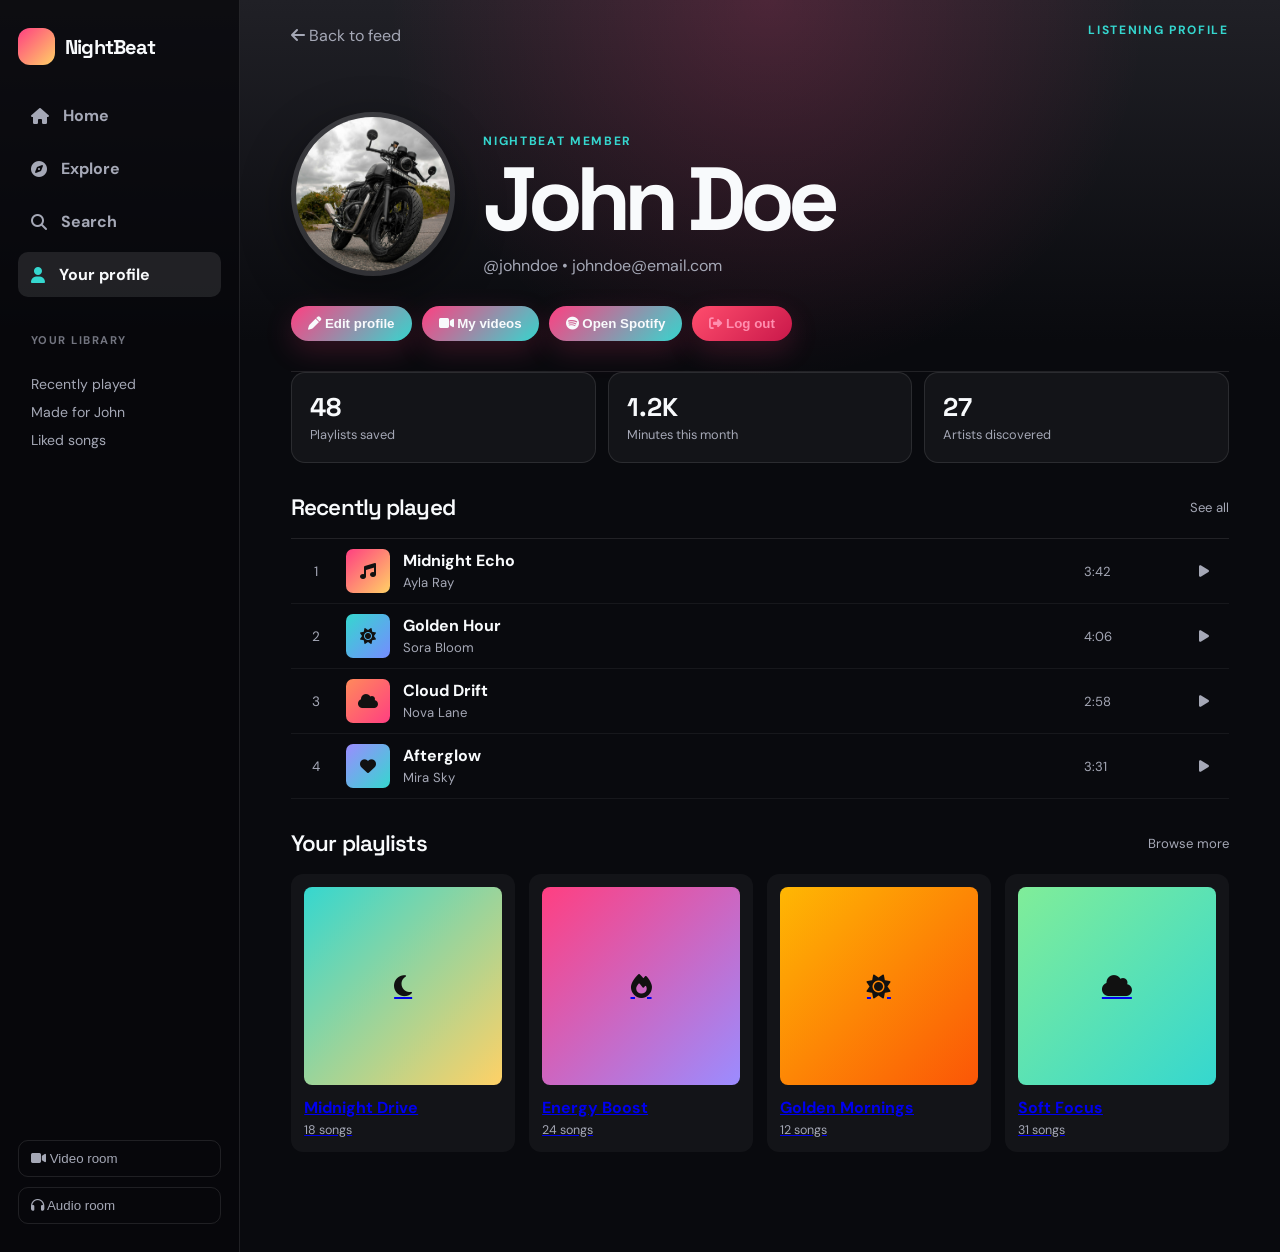
<file: Desktop/25062/music.html/HTML/profile.html>
<!DOCTYPE html>
<html lang="en">
<head>
  <meta charset="UTF-8">
  <meta name="viewport" content="width=device-width, initial-scale=1.0">
  <title>NightBeat | Profile</title>
  <link rel="stylesheet" href="https://cdnjs.cloudflare.com/ajax/libs/font-awesome/6.5.2/css/all.min.css">
  <link rel="stylesheet" href="styles.css">
  <style>
    :root { --green:#35d7cf; --pink:#ff3f81; --ink:#f8fafc; --soft:#a5a8b6; --line:rgba(255,255,255,.1); }
    * { box-sizing:border-box; }
    body { margin:0; min-height:100vh; color:var(--ink); background:#090a0e; font-family:'DM Sans',sans-serif; }
    body::before { content:''; position:fixed; inset:0; z-index:-1; background:radial-gradient(circle at 60% 0%,rgba(255,63,129,.2),transparent 32%),linear-gradient(180deg,#202026 0,#090a0e 38%); }
    .spotify-app { display:grid; grid-template-columns:240px minmax(0,1fr); min-height:100vh; }
    .sidebar { display:flex; flex-direction:column; gap:28px; padding:28px 18px; background:rgba(8,8,11,.74); border-right:1px solid var(--line); }
    .brand { display:flex; align-items:center; gap:10px; color:var(--ink); text-decoration:none; font:700 1.25rem 'Space Grotesk',sans-serif; letter-spacing:-.04em; }
    .brand-mark { display:grid; place-items:center; width:37px; height:37px; border-radius:12px; color:#111; background:linear-gradient(135deg,var(--pink),#ffd166); }
    .side-links { display:grid; gap:8px; }
    .side-links a { display:flex; align-items:center; gap:14px; padding:12px 13px; border-radius:10px; color:var(--soft); text-decoration:none; font-weight:700; transition:.2s; }
    .side-links a:hover,.side-links a.active { color:var(--ink); background:rgba(255,255,255,.1); }
    .side-links a.active i { color:var(--green); }
    .playlist-label { margin:8px 13px 0; color:#737580; font-size:.7rem; font-weight:700; letter-spacing:.13em; text-transform:uppercase; }
    .playlist-links { display:grid; gap:10px; padding:0 13px; color:var(--soft); font-size:.88rem; }
    .playlist-links a { color:inherit; text-decoration:none; } .playlist-links a:hover { color:var(--green); }
    .side-bottom { margin-top:auto; display:grid; gap:10px; }
    .side-bottom button { padding:10px 12px; border:1px solid var(--line); border-radius:10px; color:var(--soft); background:transparent; cursor:pointer; text-align:left; }
    .side-bottom button:hover { color:var(--ink); border-color:var(--green); }
    .content { min-width:0; padding:22px clamp(20px,4vw,54px) 100px; }
    .topline { display:flex; justify-content:space-between; align-items:center; gap:16px; }
    .back-link { color:var(--soft); text-decoration:none; } .back-link:hover { color:var(--ink); }
    .profile-hero { display:flex; align-items:end; gap:28px; padding:64px 0 30px; }
    .profile-pic { width:164px; height:164px; border-radius:50%; object-fit:cover; border:5px solid rgba(255,255,255,.15); box-shadow:0 16px 50px rgba(0,0,0,.38); }
    .eyebrow { margin:0 0 10px; color:var(--green); font-size:.75rem; font-weight:700; letter-spacing:.14em; text-transform:uppercase; }
    h1 { margin:0; font:700 clamp(2.8rem,7vw,6.4rem)/.9 'Space Grotesk',sans-serif; letter-spacing:-.08em; }
    .profile-email { margin:15px 0 0; color:var(--soft); }
    .profile-actions { display:flex; flex-wrap:wrap; gap:10px; padding-bottom:30px; border-bottom:1px solid var(--line); }
    .profile-actions button { padding:10px 17px; border:1px solid var(--line); border-radius:999px; color:var(--ink); background:rgba(255,255,255,.07); cursor:pointer; font-weight:700; }
    .profile-actions button:hover { background:var(--green); color:#111; }
    .profile-actions .logout { border-color:rgba(255,63,129,.5); color:#ff8eaf; background:transparent; }
    .section-heading { display:flex; justify-content:space-between; align-items:center; margin:30px 0 16px; }
    .section-heading h2 { margin:0; font:600 1.4rem 'Space Grotesk',sans-serif; }
    .section-heading a { color:var(--soft); font-size:.82rem; text-decoration:none; } .section-heading a:hover { color:var(--green); }
    .stats { display:grid; grid-template-columns:repeat(3,1fr); gap:12px; }
    .stat { padding:18px; border:1px solid var(--line); border-radius:14px; background:rgba(255,255,255,.045); }
    .stat strong { display:block; font:700 1.6rem 'Space Grotesk',sans-serif; } .stat span { color:var(--soft); font-size:.8rem; }
    .track-list { border-top:1px solid var(--line); }
    .track { display:grid; grid-template-columns:34px 44px minmax(0,1fr) 90px 34px; align-items:center; gap:13px; padding:10px 8px; border-bottom:1px solid rgba(255,255,255,.06); }
    .track:hover { background:rgba(255,255,255,.06); } .track-number { color:var(--soft); text-align:center; font-size:.85rem; }
    .cover { display:grid; place-items:center; width:44px; height:44px; border-radius:7px; color:#111; background:linear-gradient(135deg,var(--pink),#ffd166); }
    .track:nth-child(2) .cover { background:linear-gradient(135deg,#35d7cf,#758cff); } .track:nth-child(3) .cover { background:linear-gradient(135deg,#ff8a5b,#ff3f81); } .track:nth-child(4) .cover { background:linear-gradient(135deg,#9b8cff,#35d7cf); }
    .track-title { display:block; font-weight:700; } .track-artist,.track-time { color:var(--soft); font-size:.82rem; } .track-button { border:0; background:none; color:var(--soft); cursor:pointer; } .track-button:hover { color:var(--green); }
    .playlist-grid { display:grid; grid-template-columns:repeat(4,minmax(0,1fr)); gap:14px; }
    .playlist { padding:13px; border-radius:12px; background:rgba(255,255,255,.045); transition:.2s; } .playlist:hover { transform:translateY(-4px); background:rgba(255,255,255,.09); }
    .playlist-art { display:grid; place-items:center; aspect-ratio:1; margin-bottom:12px; border-radius:8px; color:#111; font-size:1.5rem; background:linear-gradient(135deg,#35d7cf,#ffd166); } .playlist:nth-child(2) .playlist-art { background:linear-gradient(135deg,#ff3f81,#9b8cff); } .playlist:nth-child(3) .playlist-art { background:linear-gradient(135deg,#ffb703,#fb5607); } .playlist:nth-child(4) .playlist-art { background:linear-gradient(135deg,#80ed99,#35d7cf); }
    .playlist strong { display:block; overflow:hidden; text-overflow:ellipsis; white-space:nowrap; } .playlist span { color:var(--soft); font-size:.78rem; }
    @media (max-width:850px) { .spotify-app { display:block; } .sidebar { display:none; } .profile-hero { padding-top:38px; } .playlist-grid { grid-template-columns:repeat(2,minmax(0,1fr)); } }
    @media (max-width:560px) { .content { padding-inline:16px; } .profile-hero { display:block; text-align:center; } .profile-pic { width:130px; height:130px; } .profile-actions { justify-content:center; } .stats { gap:8px; } .stat { padding:13px 8px; text-align:center; } .stat strong { font-size:1.3rem; } .track { grid-template-columns:24px 42px minmax(0,1fr) 28px; gap:9px; } .track-time { display:none; } }
  </style>
</head>
<body>
  <div class="spotify-app">
    <aside class="sidebar">
      <a class="brand" href="home.html"><span class="brand-mark"><i class="fas fa-waveform-lines"></i></span>NightBeat</a>
      <nav class="side-links" aria-label="Main navigation">
        <a href="home.html"><i class="fas fa-house"></i> Home</a>
        <a href="explore.html"><i class="fas fa-compass"></i> Explore</a>
        <a href="search.html"><i class="fas fa-magnifying-glass"></i> Search</a>
        <a class="active" href="profile.html"><i class="fas fa-user"></i> Your profile</a>
      </nav>
      <p class="playlist-label">Your library</p>
      <nav class="playlist-links" aria-label="Your playlists">
        <a href="#recent">Recently played</a>
        <a href="#playlists">Made for John</a>
        <a href="#playlists">Liked songs</a>
      </nav>
      <div class="side-bottom"><button type="button" onclick="window.open('video.html','nightbeat-media')"><i class="fas fa-video"></i> Video room</button><button type="button" onclick="window.open('audio.html','nightbeat-media')"><i class="fas fa-headphones"></i> Audio room</button></div>
    </aside>

    <main class="content">
      <div class="topline"><a class="back-link" href="home.html"><i class="fas fa-arrow-left"></i> Back to feed</a><span class="eyebrow">Listening profile</span></div>
      <section class="profile-hero"><img src="img.jpg" alt="John Doe profile" class="profile-pic"><div><p class="eyebrow">NightBeat member</p><h1>John Doe</h1><p class="profile-email">@johndoe <span aria-hidden="true">&bull;</span> johndoe@email.com</p></div></section>
      <div class="profile-actions"><button type="button" id="editButton"><i class="fas fa-pen"></i> Edit profile</button><button type="button" onclick="window.open('video.html','nightbeat-media')"><i class="fas fa-video"></i> My videos</button><button type="button" onclick="window.open('https://open.spotify.com/','_blank')"><i class="fab fa-spotify"></i> Open Spotify</button><button class="logout" type="button" onclick="window.location.href='login.html'"><i class="fas fa-right-from-bracket"></i> Log out</button></div>
      <section class="stats" aria-label="Profile stats"><div class="stat"><strong>48</strong><span>Playlists saved</span></div><div class="stat"><strong>1.2K</strong><span>Minutes this month</span></div><div class="stat"><strong>27</strong><span>Artists discovered</span></div></section>
      <section id="recent"><div class="section-heading"><h2>Recently played</h2><a href="search.html">See all</a></div><div class="track-list" id="trackList"><p class="track-artist">Loading your music...</p></div></section>
      <section id="playlists"><div class="section-heading"><h2>Your playlists</h2><a href="explore.html">Browse more</a></div><div class="playlist-grid"><a class="playlist" href="explore.html"><div class="playlist-art"><i class="fas fa-moon"></i></div><strong>Midnight Drive</strong><span>18 songs</span></a><a class="playlist" href="explore.html"><div class="playlist-art"><i class="fas fa-fire"></i></div><strong>Energy Boost</strong><span>24 songs</span></a><a class="playlist" href="explore.html"><div class="playlist-art"><i class="fas fa-sun"></i></div><strong>Golden Mornings</strong><span>12 songs</span></a><a class="playlist" href="explore.html"><div class="playlist-art"><i class="fas fa-cloud"></i></div><strong>Soft Focus</strong><span>31 songs</span></a></div></section>
    </main>
  </div>
  <audio id="profileAudio" preload="none"></audio>
  <script>
    document.getElementById('editButton').addEventListener('click', () => { const name = window.prompt('What should NightBeat call you?', 'John Doe'); if (name?.trim()) document.querySelector('h1').textContent = name.trim(); });
    const profileAudio = document.getElementById('profileAudio');
    let activeTrack = -1;
    async function loadSongs() {
      const response = await fetch('songs.json');
      const songs = await response.json();
      const trackList = document.getElementById('trackList');
      trackList.innerHTML = songs.map((song, index) => `<div class="track"><span class="track-number">${index + 1}</span><span class="cover"><i class="fas ${song.icon}"></i></span><div><span class="track-title">${song.title}</span><span class="track-artist">${song.artist}</span></div><span class="track-time">${song.duration}</span><button class="track-button" aria-label="Play ${song.title}" data-audio="${song.audio}"><i class="fas fa-play"></i></button></div>`).join('');
      document.querySelectorAll('.track-button').forEach((button, index) => button.addEventListener('click', () => {
        if (activeTrack === index && !profileAudio.paused) {
          profileAudio.pause();
          button.innerHTML = '<i class="fas fa-play"></i>';
          return;
        }
        if (activeTrack !== index) {
          profileAudio.src = button.dataset.audio;
          activeTrack = index;
        }
        profileAudio.play().then(() => {
          document.querySelectorAll('.track-button').forEach(item => { item.innerHTML = '<i class="fas fa-play"></i>'; });
          button.innerHTML = '<i class="fas fa-pause"></i>';
        }).catch(() => { alert('This track could not be loaded. Check your internet connection.'); });
      }));
    }
    loadSongs().catch(() => { document.getElementById('trackList').innerHTML = '<p class="track-artist">Music database unavailable.</p>'; });
    profileAudio.addEventListener('ended', () => { document.querySelectorAll('.track-button').forEach(item => { item.innerHTML = '<i class="fas fa-play"></i>'; }); });
  </script>
</body>
</html>
</file>
<file: styles.css>
@import url('https://fonts.googleapis.com/css2?family=DM+Sans:wght@400;500;700&family=Space+Grotesk:wght@500;600;700&display=swap');

:root {
  --night-ink: #f8fafc;
  --night-soft: #a5a8b6;
  --night-line: rgba(255, 255, 255, .12);
  --night-panel: rgba(18, 18, 23, .84);
  --night-pink: #ff3f81;
  --night-cyan: #35d7cf;
  --night-yellow: #ffd166;
}

* { box-sizing: border-box; }
body {
  color: var(--night-ink) !important;
  background: #090a0e !important;
  font-family: 'DM Sans', sans-serif !important;
}
body::before {
  content: '';
  position: fixed;
  inset: 0;
  z-index: -1;
  pointer-events: none;
  background: radial-gradient(circle at 15% 5%, rgba(255, 63, 129, .2), transparent 30%), radial-gradient(circle at 90% 80%, rgba(53, 215, 207, .12), transparent 28%), #090a0e;
}
h1, h2, h3, h4, .topbar h1, .language-name, .profile-name, .audio-container h2, .video-container h2 {
  font-family: 'Space Grotesk', sans-serif !important;
  letter-spacing: -.04em;
}
.topbar, .top-nav, .profile-container, .audio-container, .video-container, .songs-container, .language-block, .card, .search-bar, .login-box {
  background: var(--night-panel) !important;
  border: 1px solid var(--night-line) !important;
  box-shadow: 0 22px 70px rgba(0, 0, 0, .28) !important;
  backdrop-filter: blur(18px) !important;
}
.topbar, .top-nav { border-radius: 22px !important; }
.icon-btn, .dial-btn, .mic-toggle, .bottom-nav a, .mood-btn {
  transition: .22s ease !important;
}
.icon-btn:hover, .bottom-nav a:hover, .bottom-nav a:focus-visible {
  background: var(--night-pink) !important;
  transform: translateY(-3px) !important;
}
.mood-btn.active, .mood-btn:hover {
  color: #111 !important;
  background: var(--night-yellow) !important;
  border-color: transparent !important;
}
.call-btn, .profile-actions button, button[type='submit'] {
  background: linear-gradient(135deg, var(--night-pink), var(--night-cyan)) !important;
  border: 0 !important;
  box-shadow: 0 10px 28px rgba(255, 63, 129, .18);
}
.call-btn.end, .profile-actions button.logout { background: linear-gradient(135deg, #ff4d6d, #c9184a) !important; }
input, textarea, .username-input, .message-box, .search-bar input {
  color: var(--night-ink) !important;
  background: rgba(255, 255, 255, .07) !important;
  border: 1px solid var(--night-line) !important;
}
.bottom-nav {
  background: rgba(18, 18, 23, .9) !important;
  border-color: var(--night-line) !important;
  box-shadow: 0 18px 50px rgba(0, 0, 0, .4) !important;
  backdrop-filter: blur(18px) !important;
}
.bottom-nav a { border-radius: 13px !important; }
.card:hover { transform: translateY(-5px) !important; border-color: rgba(255, 209, 102, .5) !important; }
.social-icons a { transition: transform .2s ease; }
.social-icons a:hover { transform: translateY(-3px) scale(1.08); }
@media (max-width: 600px) {
  .bottom-nav { bottom: 10px !important; }
  .profile-container, .audio-container, .video-container { margin-top: 20px !important; }
}
</file>
<file: Desktop/25062/music.html/HTML/styles.css>
@import url('https://fonts.googleapis.com/css2?family=DM+Sans:wght@400;500;700&family=Space+Grotesk:wght@500;600;700&display=swap');

:root {
  --night-ink: #f8fafc;
  --night-soft: #a5a8b6;
  --night-line: rgba(255, 255, 255, .12);
  --night-panel: rgba(18, 18, 23, .84);
  --night-pink: #ff3f81;
  --night-cyan: #35d7cf;
  --night-yellow: #ffd166;
}

* { box-sizing: border-box; }
body {
  color: var(--night-ink) !important;
  background: #090a0e !important;
  font-family: 'DM Sans', sans-serif !important;
}
body::before {
  content: '';
  position: fixed;
  inset: 0;
  z-index: -1;
  pointer-events: none;
  background: radial-gradient(circle at 15% 5%, rgba(255, 63, 129, .2), transparent 30%), radial-gradient(circle at 90% 80%, rgba(53, 215, 207, .12), transparent 28%), #090a0e;
}
h1, h2, h3, h4, .topbar h1, .language-name, .profile-name, .audio-container h2, .video-container h2 {
  font-family: 'Space Grotesk', sans-serif !important;
  letter-spacing: -.04em;
}
.topbar, .top-nav, .profile-container, .audio-container, .video-container, .songs-container, .language-block, .card, .search-bar, .login-box {
  background: var(--night-panel) !important;
  border: 1px solid var(--night-line) !important;
  box-shadow: 0 22px 70px rgba(0, 0, 0, .28) !important;
  backdrop-filter: blur(18px) !important;
}
.topbar, .top-nav { border-radius: 22px !important; }
.icon-btn, .dial-btn, .mic-toggle, .bottom-nav a, .mood-btn {
  transition: .22s ease !important;
}
.icon-btn:hover, .bottom-nav a:hover, .bottom-nav a:focus-visible {
  background: var(--night-pink) !important;
  transform: translateY(-3px) !important;
}
.mood-btn.active, .mood-btn:hover {
  color: #111 !important;
  background: var(--night-yellow) !important;
  border-color: transparent !important;
}
.call-btn, .profile-actions button, button[type='submit'] {
  background: linear-gradient(135deg, var(--night-pink), var(--night-cyan)) !important;
  border: 0 !important;
  box-shadow: 0 10px 28px rgba(255, 63, 129, .18);
}
.call-btn.end, .profile-actions button.logout { background: linear-gradient(135deg, #ff4d6d, #c9184a) !important; }
input, textarea, .username-input, .message-box, .search-bar input {
  color: var(--night-ink) !important;
  background: rgba(255, 255, 255, .07) !important;
  border: 1px solid var(--night-line) !important;
}
.bottom-nav {
  background: rgba(18, 18, 23, .9) !important;
  border-color: var(--night-line) !important;
  box-shadow: 0 18px 50px rgba(0, 0, 0, .4) !important;
  backdrop-filter: blur(18px) !important;
}
.bottom-nav a { border-radius: 13px !important; }
.card:hover { transform: translateY(-5px) !important; border-color: rgba(255, 209, 102, .5) !important; }
.social-icons a { transition: transform .2s ease; }
.social-icons a:hover { transform: translateY(-3px) scale(1.08); }
@media (max-width: 600px) {
  .bottom-nav { bottom: 10px !important; }
  .profile-container, .audio-container, .video-container { margin-top: 20px !important; }
}
</file>
